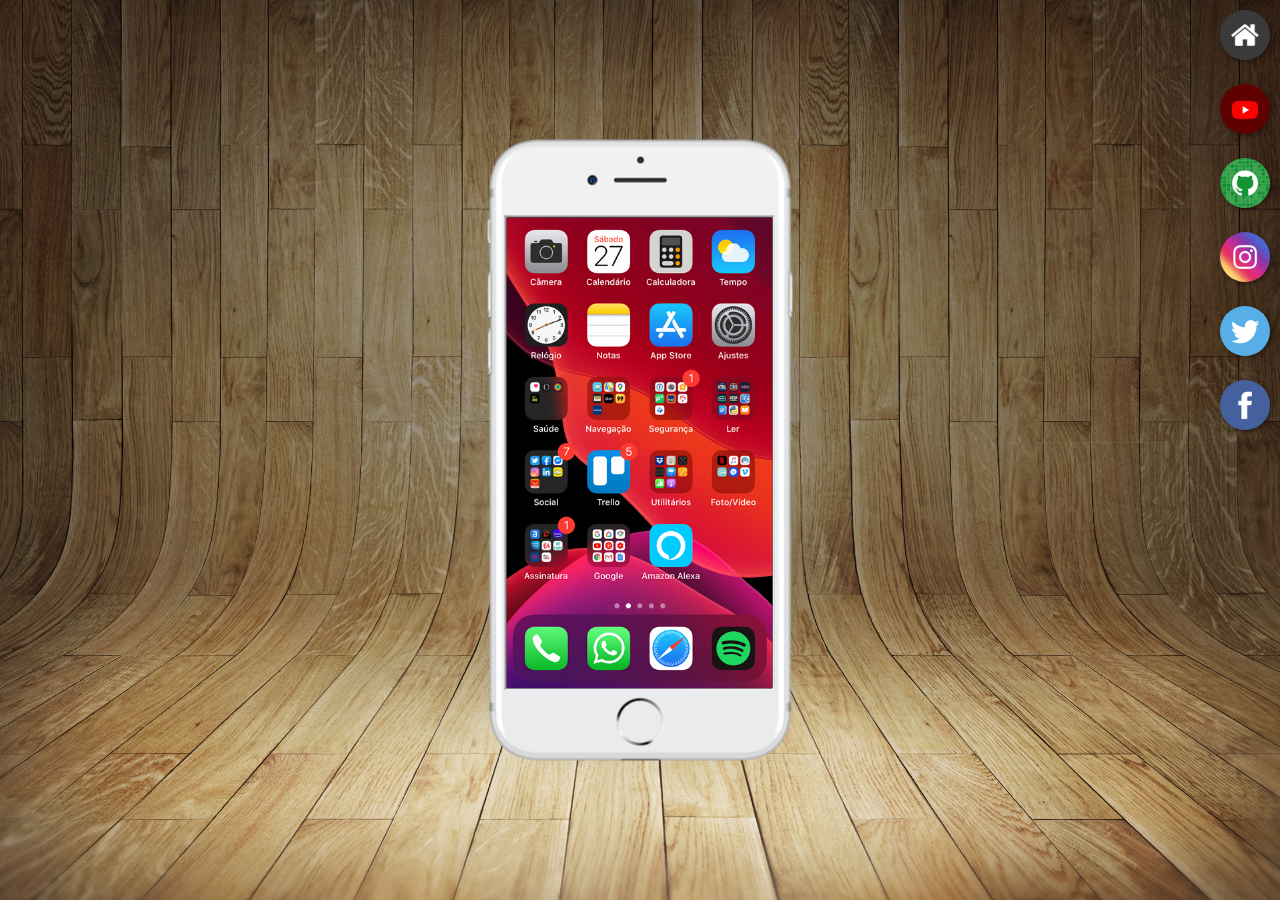
<file: index.html>
<!DOCTYPE html>
<html lang="pt-br">
<head>
    <meta charset="UTF-8">
    <meta name="viewport" content="width=device-width, initial-scale=1.0">
    <title>Projeto Redes Sociais</title>
    <link rel="shortcut icon" href="favicon.ico" type="image/x-icon">
    <link rel="stylesheet" href="estilos/style.css">
</head>
<body>
    <main>
        <section id="telefone">
            <iframe src="home.html" name="tela" id="tela">Seu navegador não é compativél com esse conteúdo. </iframe>
        </section>

        <section id="redes-sociais">
            <a href="home.html" target="tela"><img src="imagens/logo-home.jpg" alt="home"></a><br>
            <a href="youtube.html" target="tela"><img src="imagens/logo-youtube.jpg" alt="youtube"></a><br>
            <a href="github.html" target="tela"><img src="imagens/logo-github.jpg" alt="giyhub"></a><br>
            <a href="instagran.html" target="tela"><img src="imagens/logo-instagram.jpg" alt="instagran"></a><br>
            <a href="twiter.html" target="tela"><img src="imagens/logo-twitter.jpg" alt="twiter"></a><br>
            <a href="facebook.html" target="tela"><img src="imagens/logo-facebook.jpg" alt="facebook"></a>
        </section>
    </main>
</body>
</html>
</file>
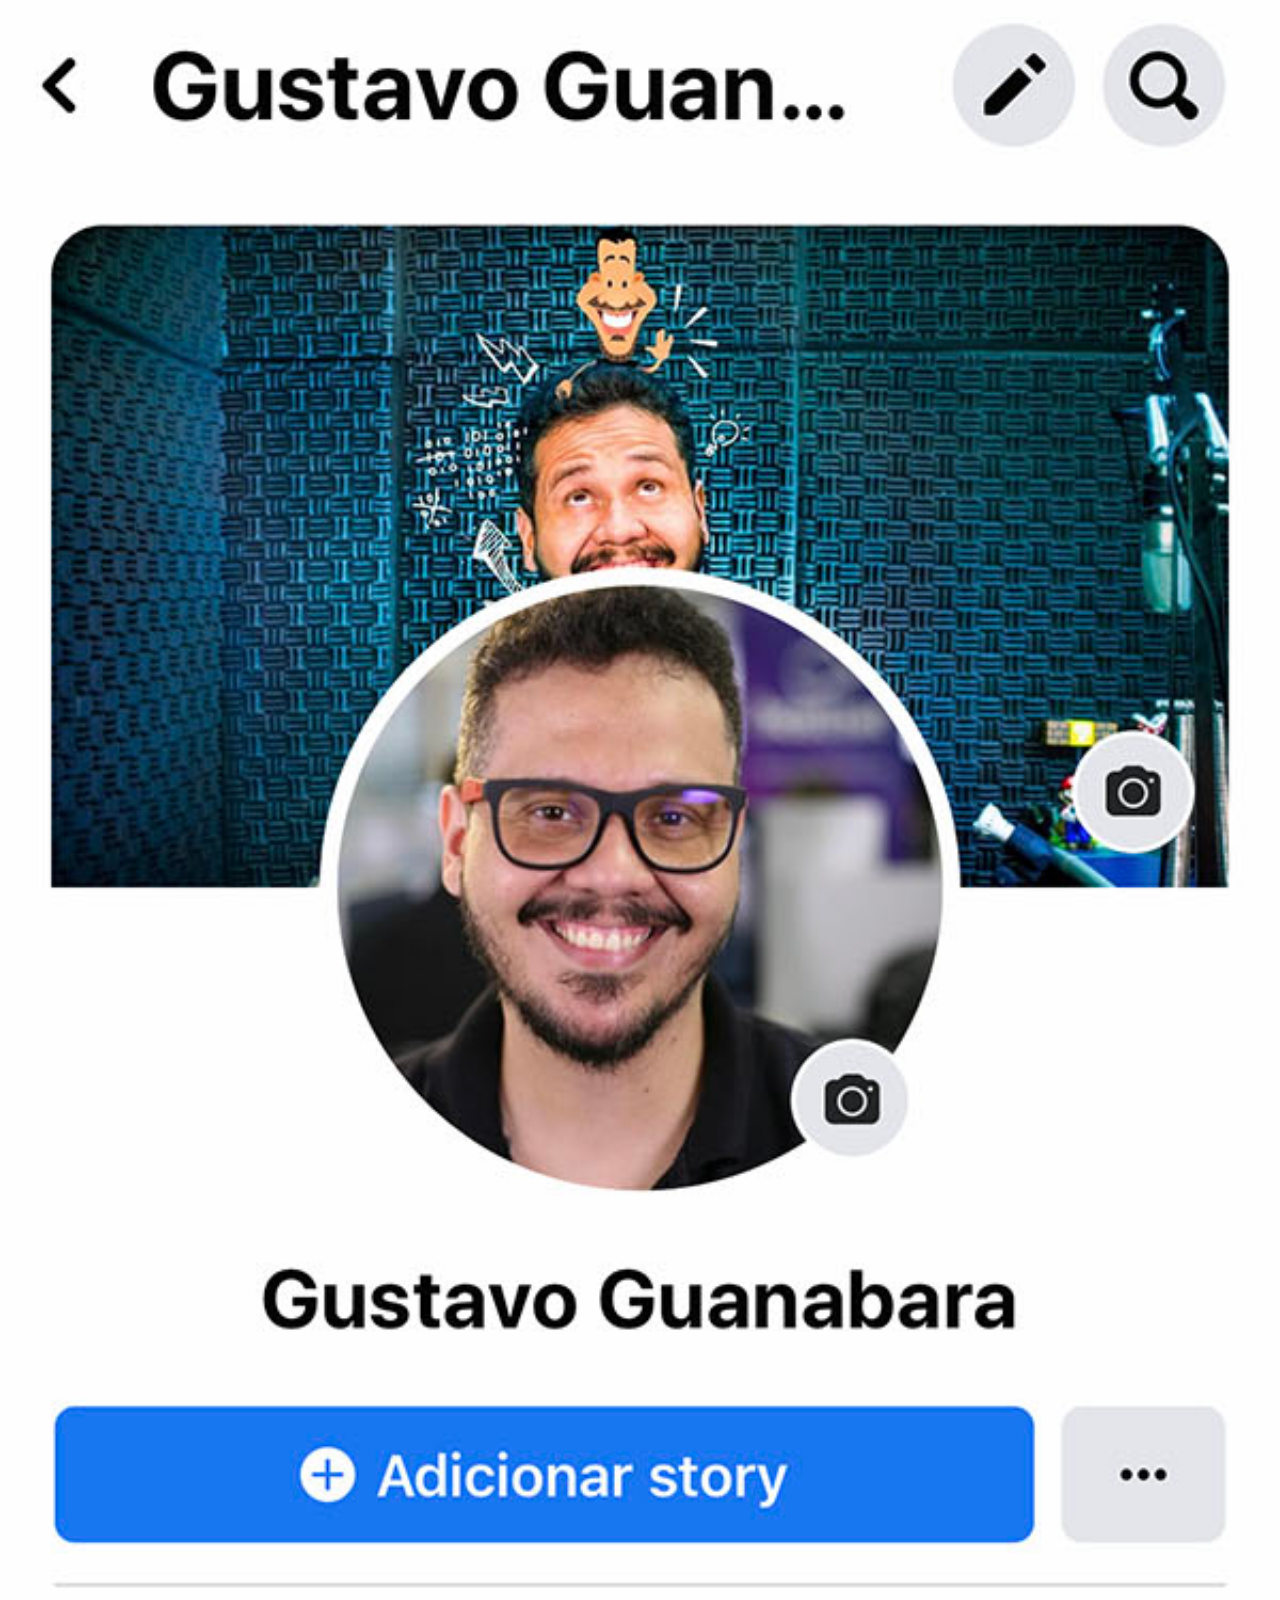
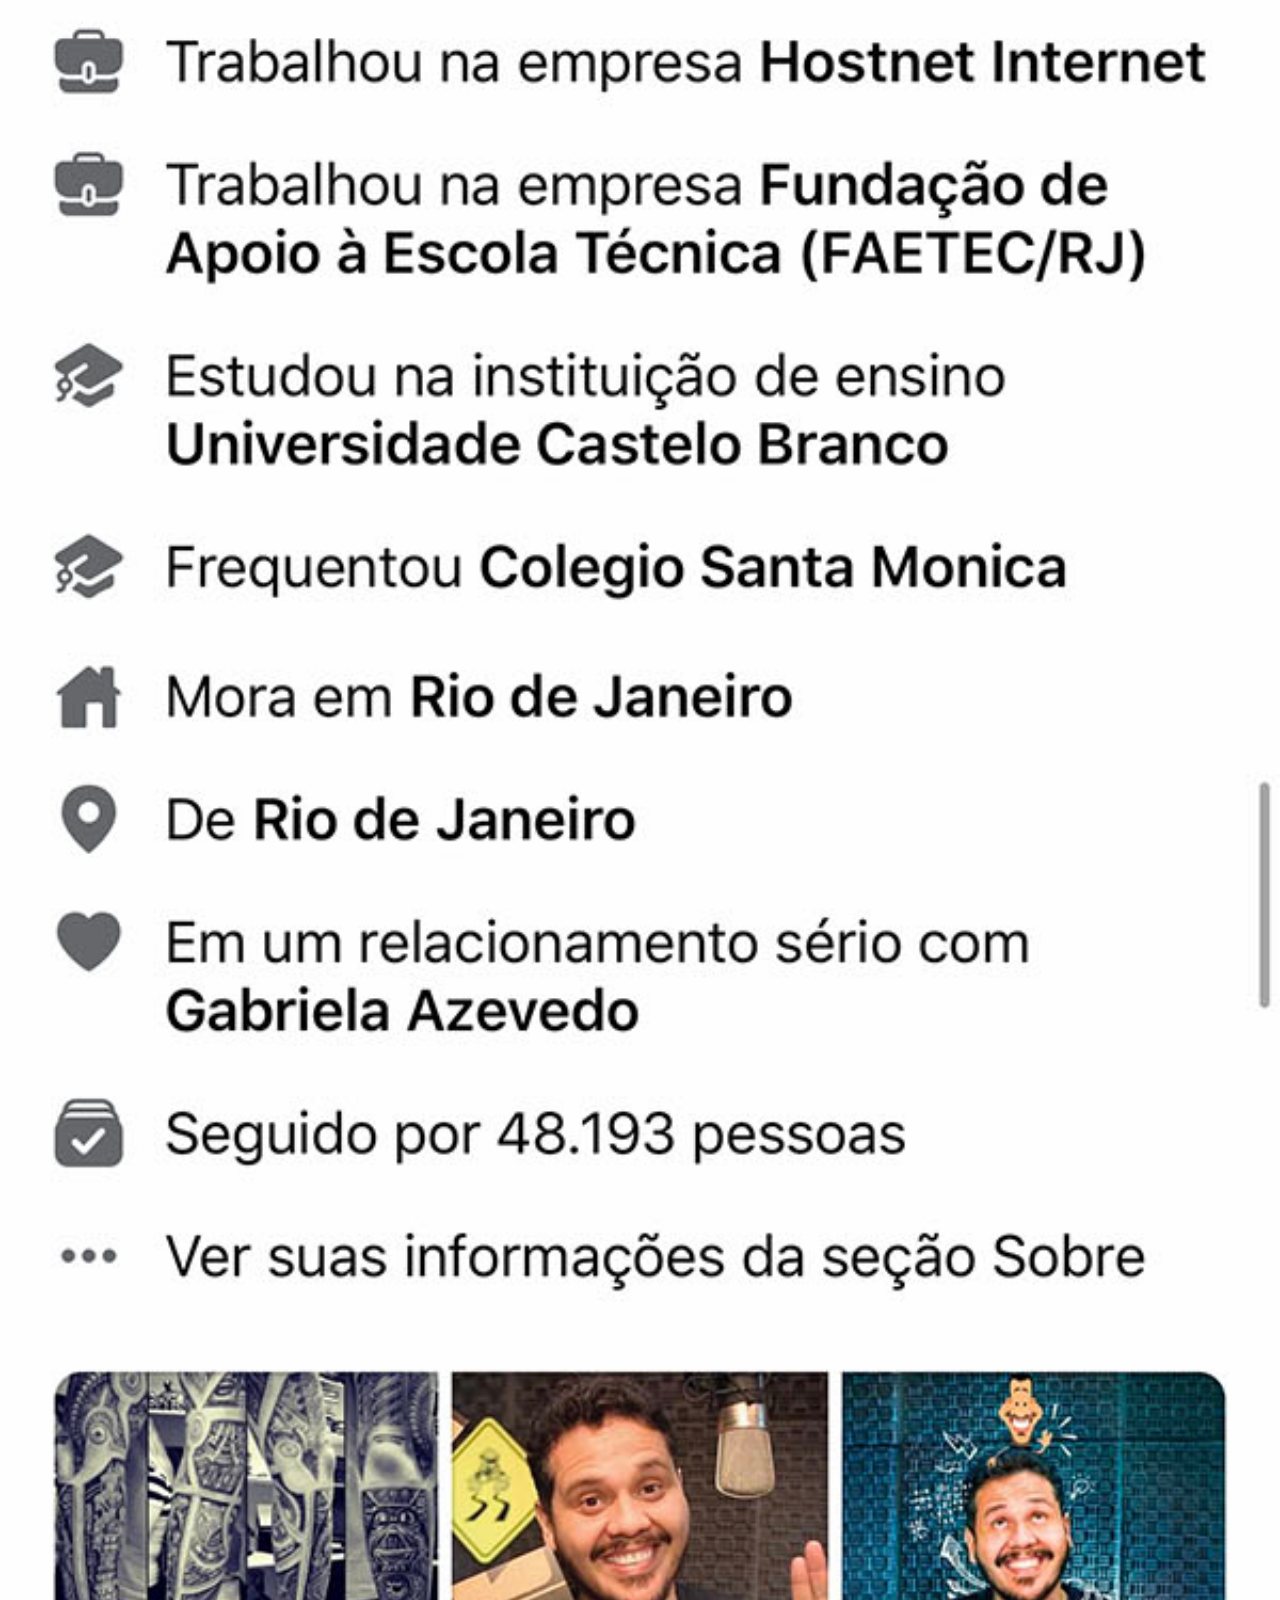
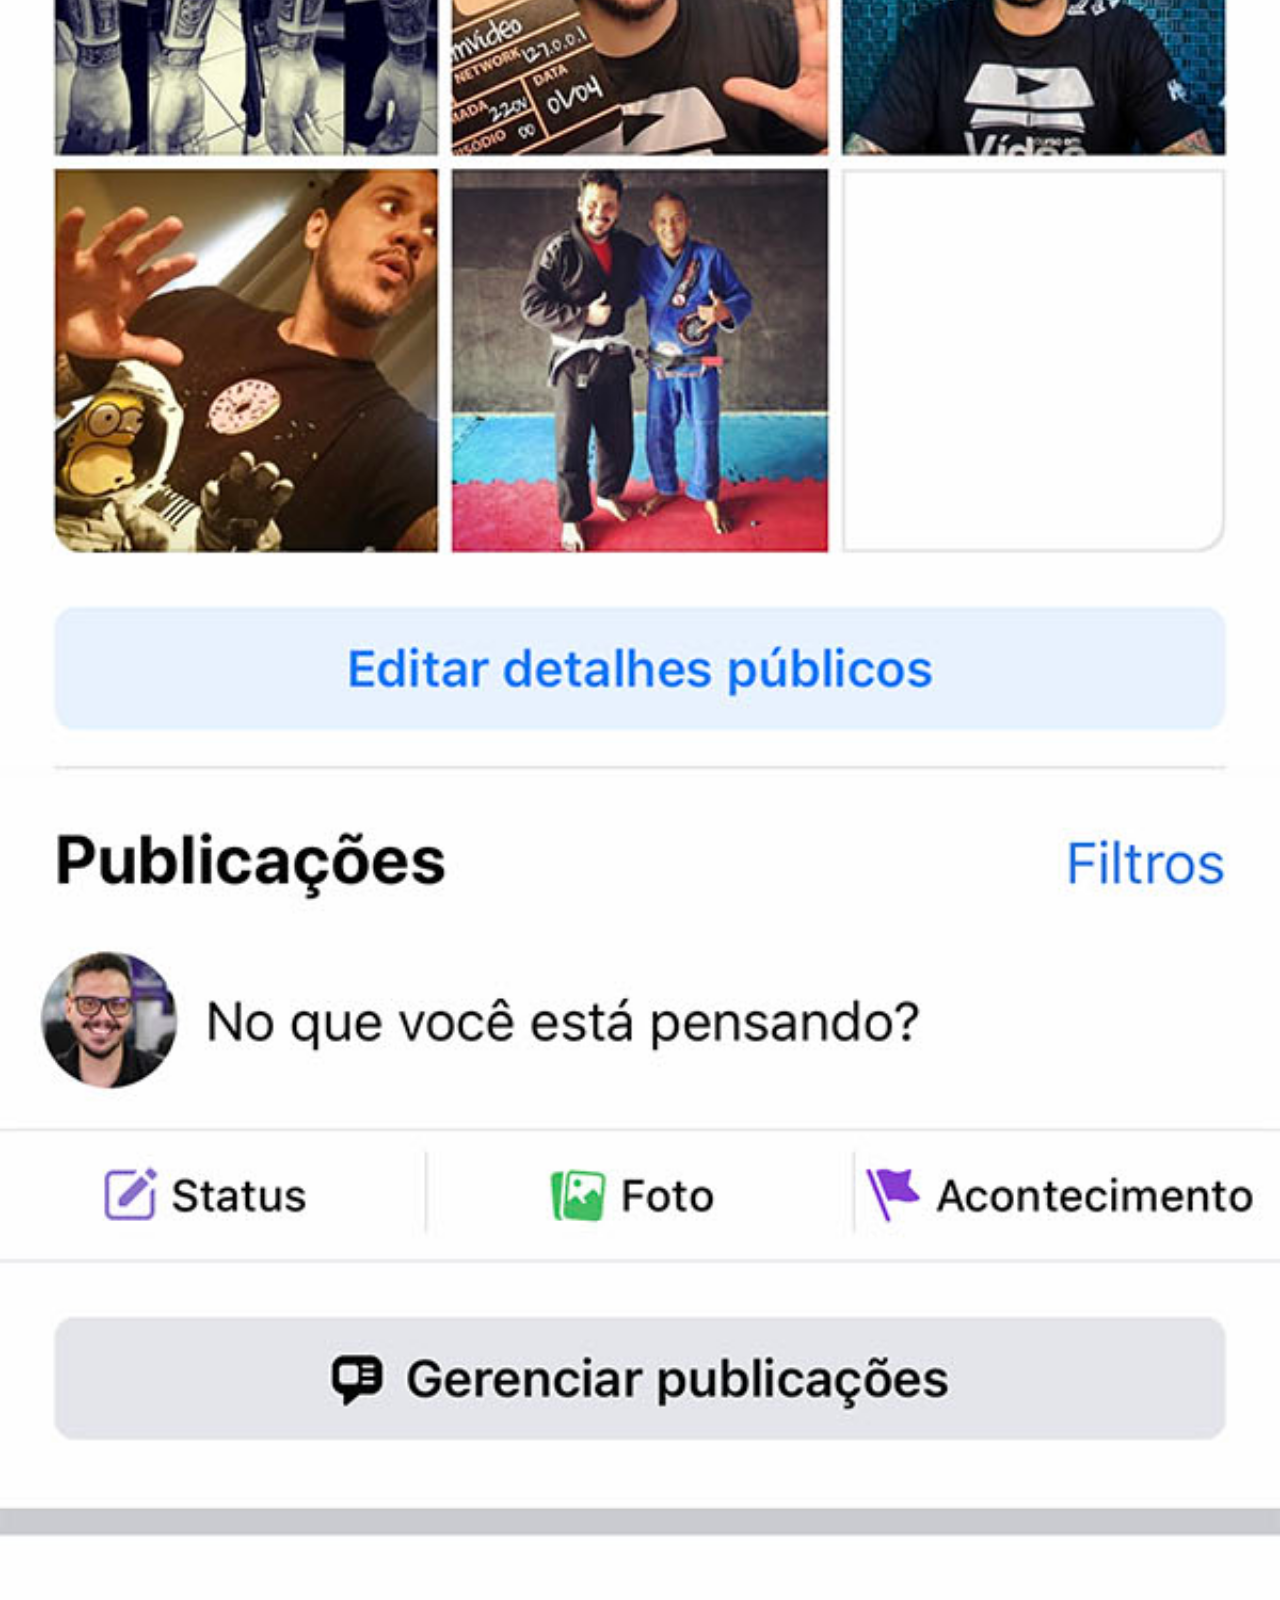
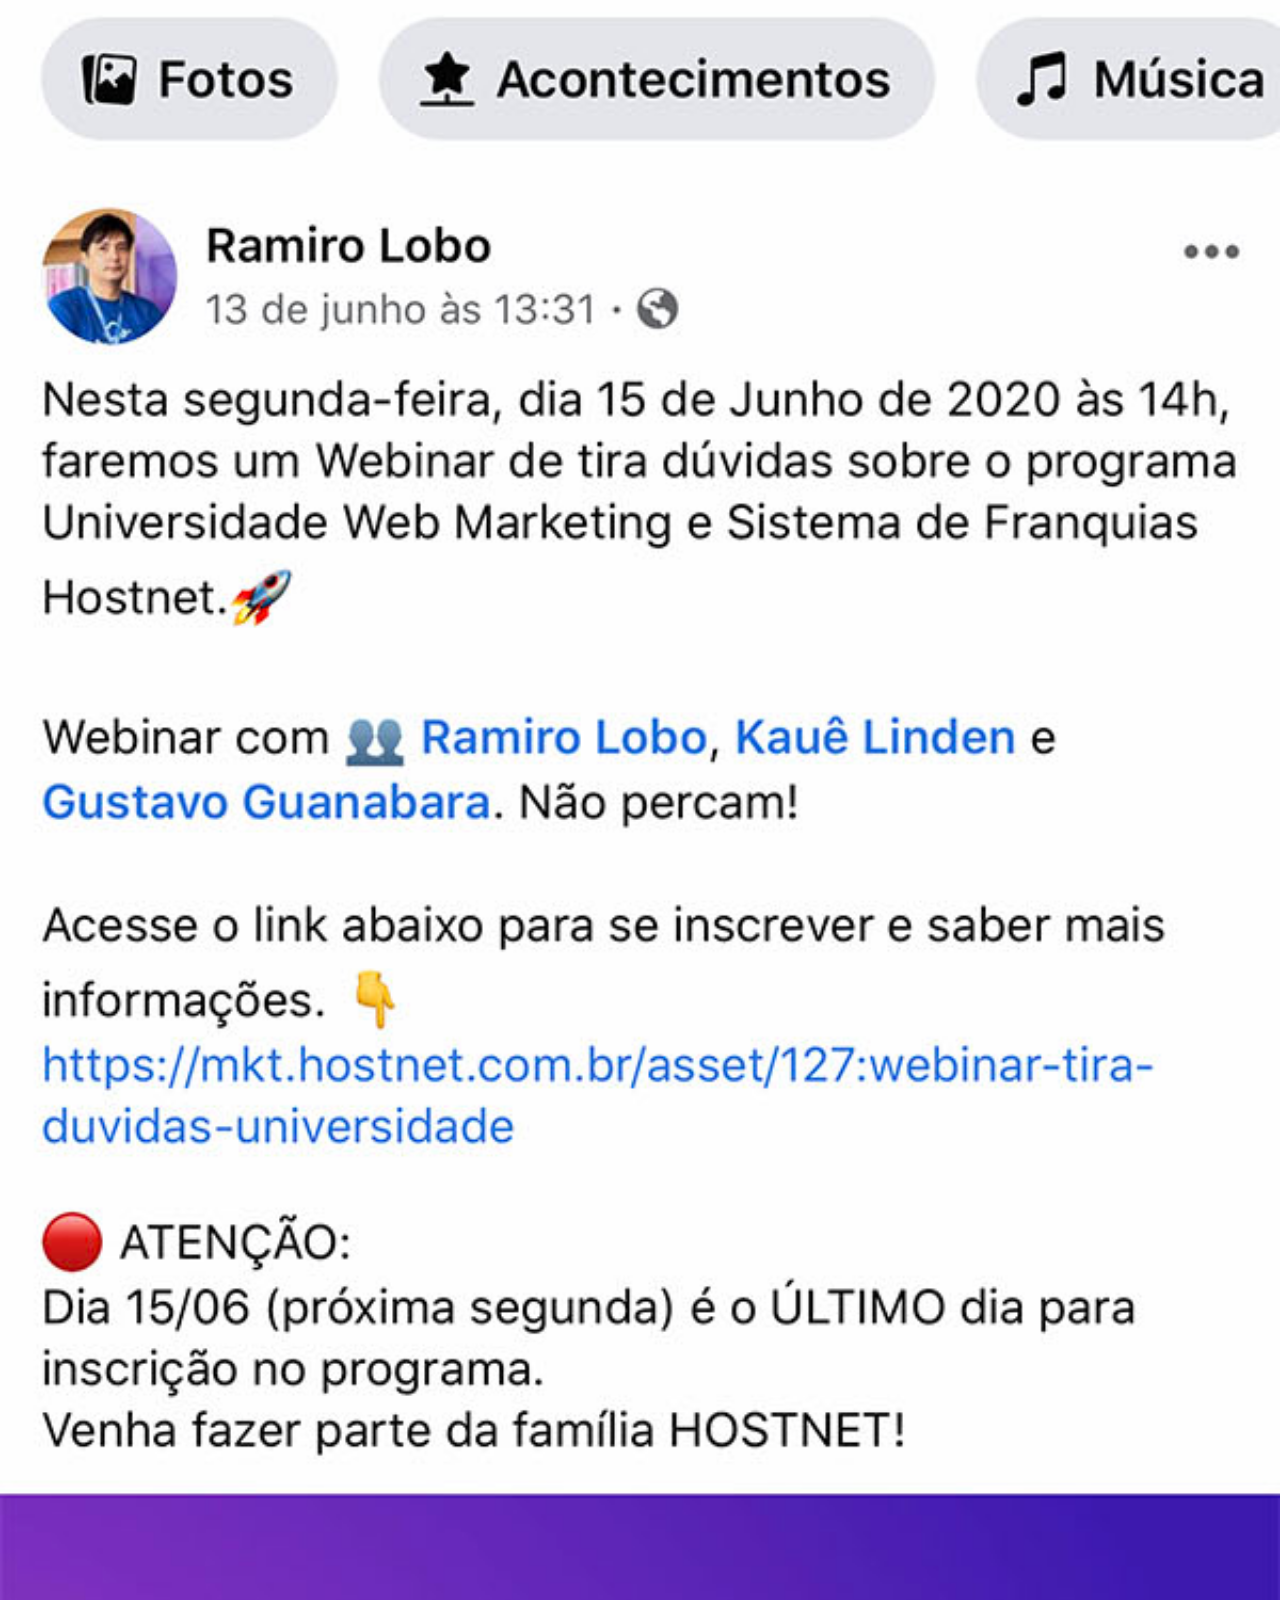
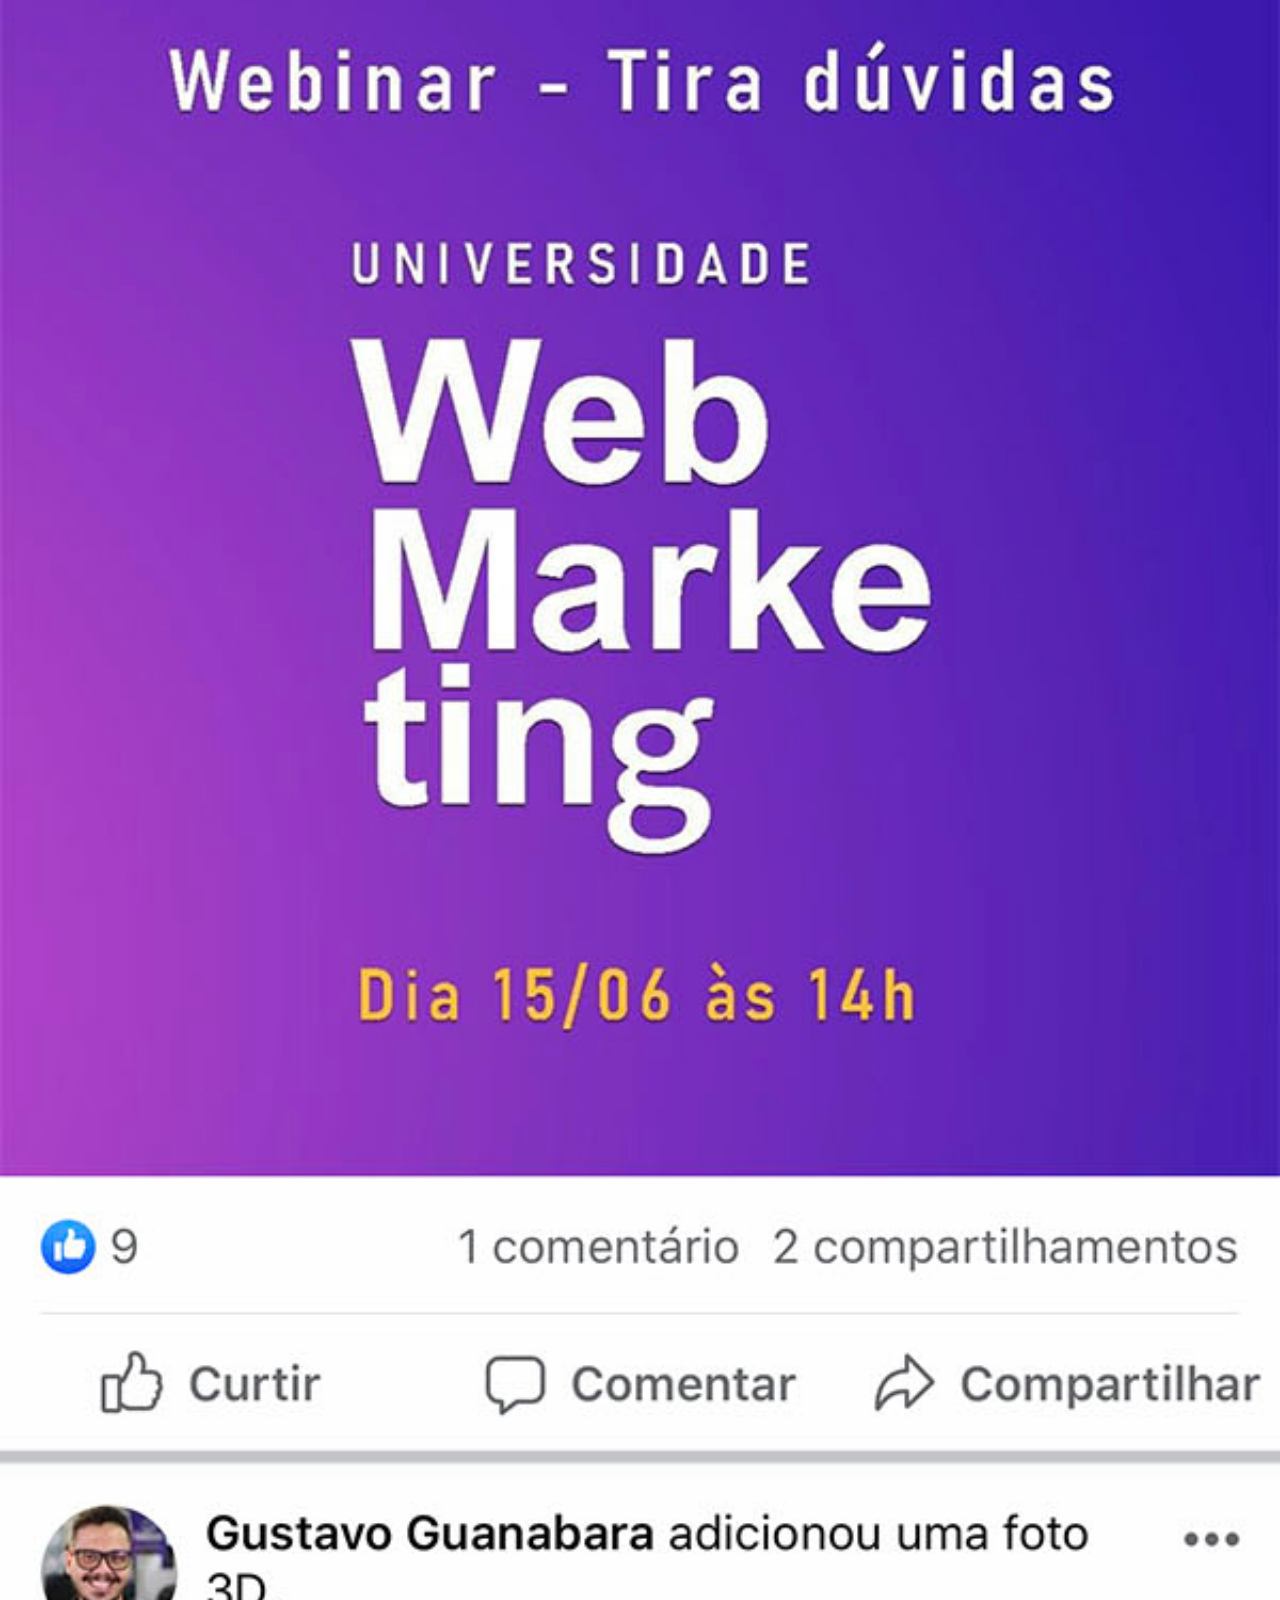
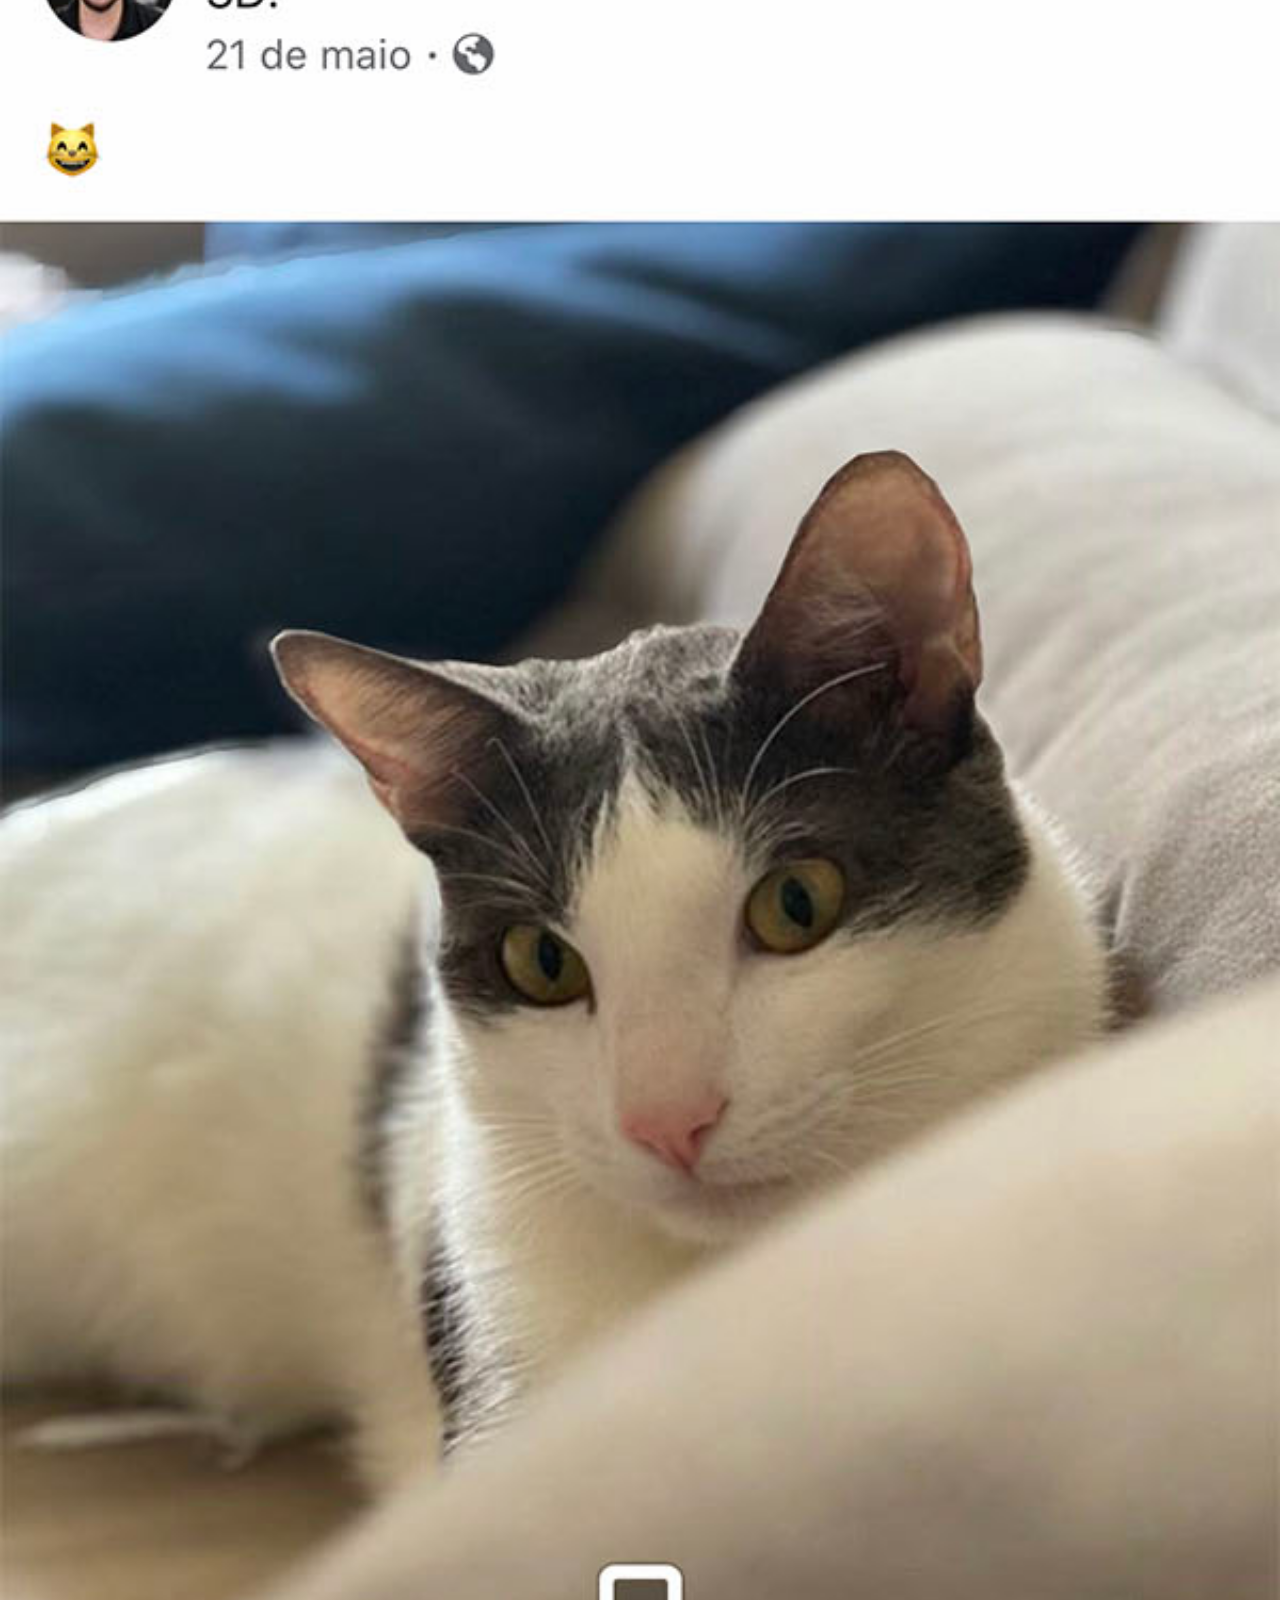
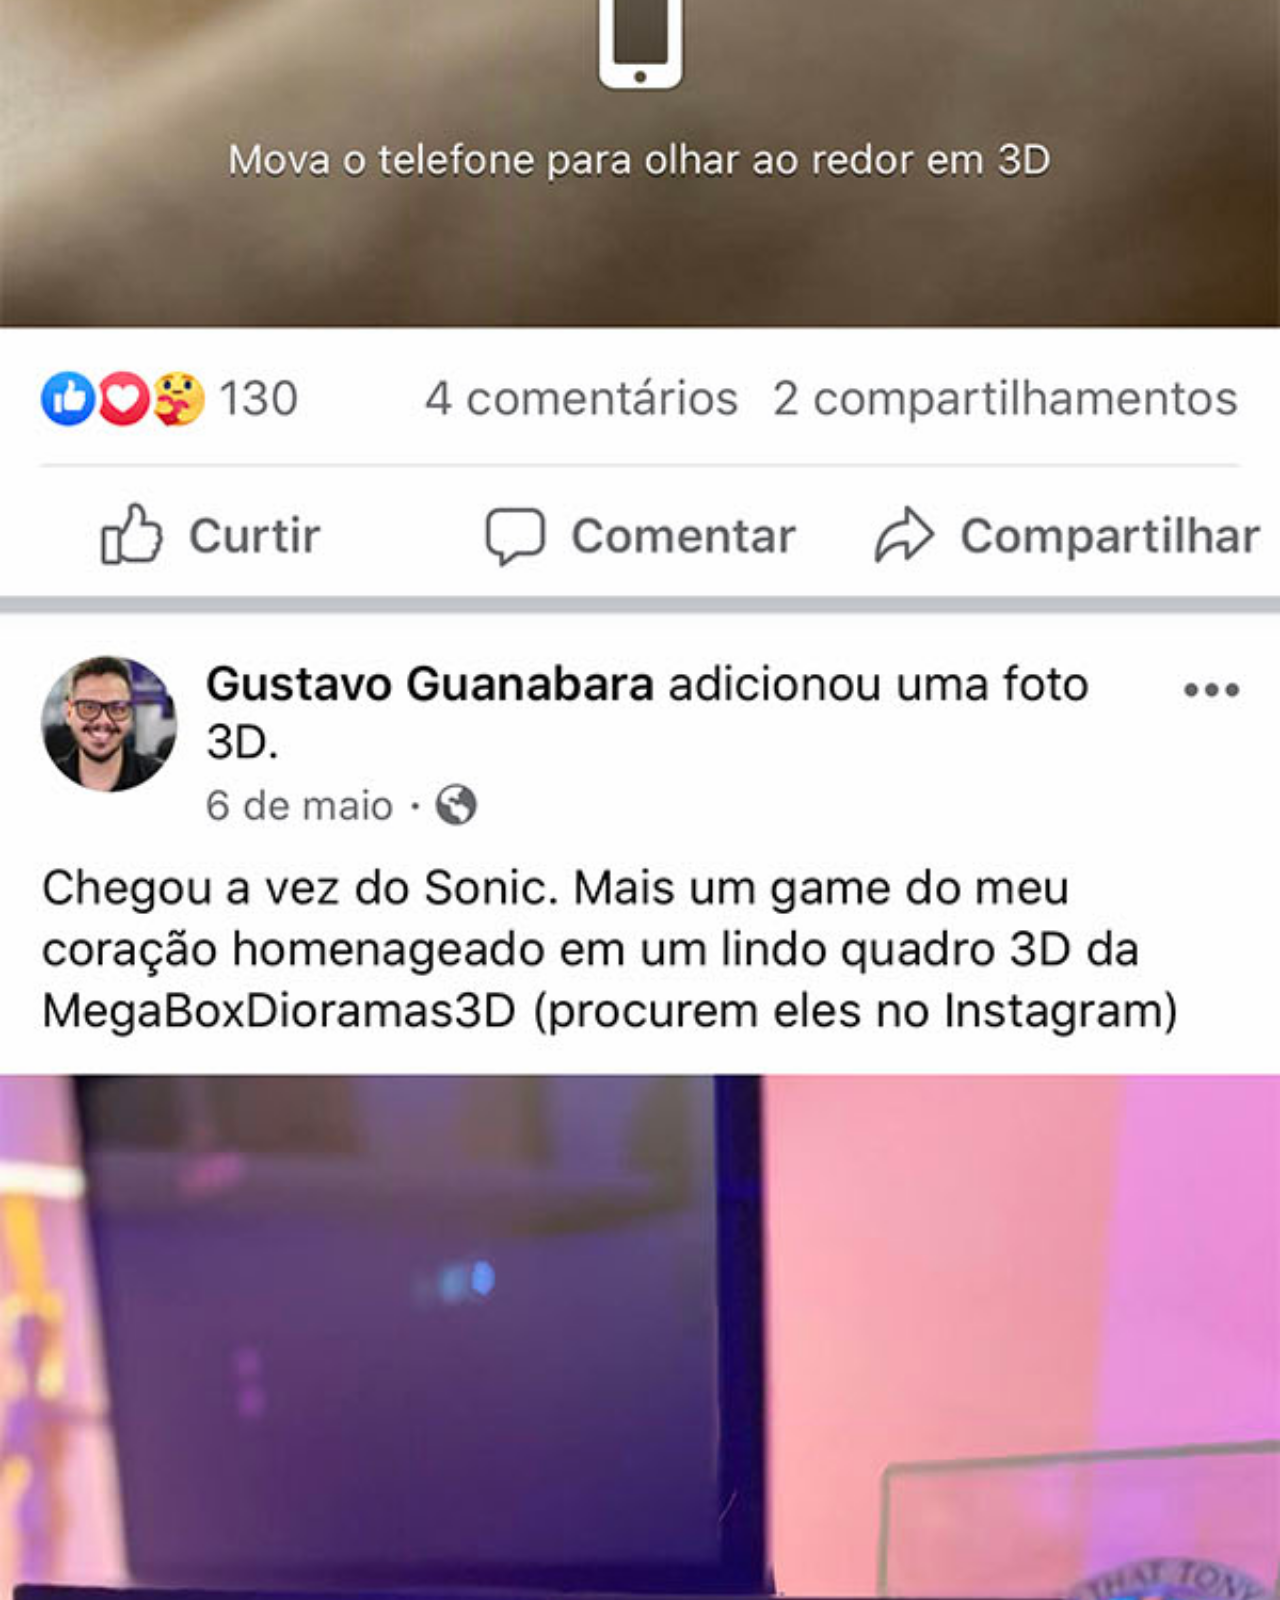
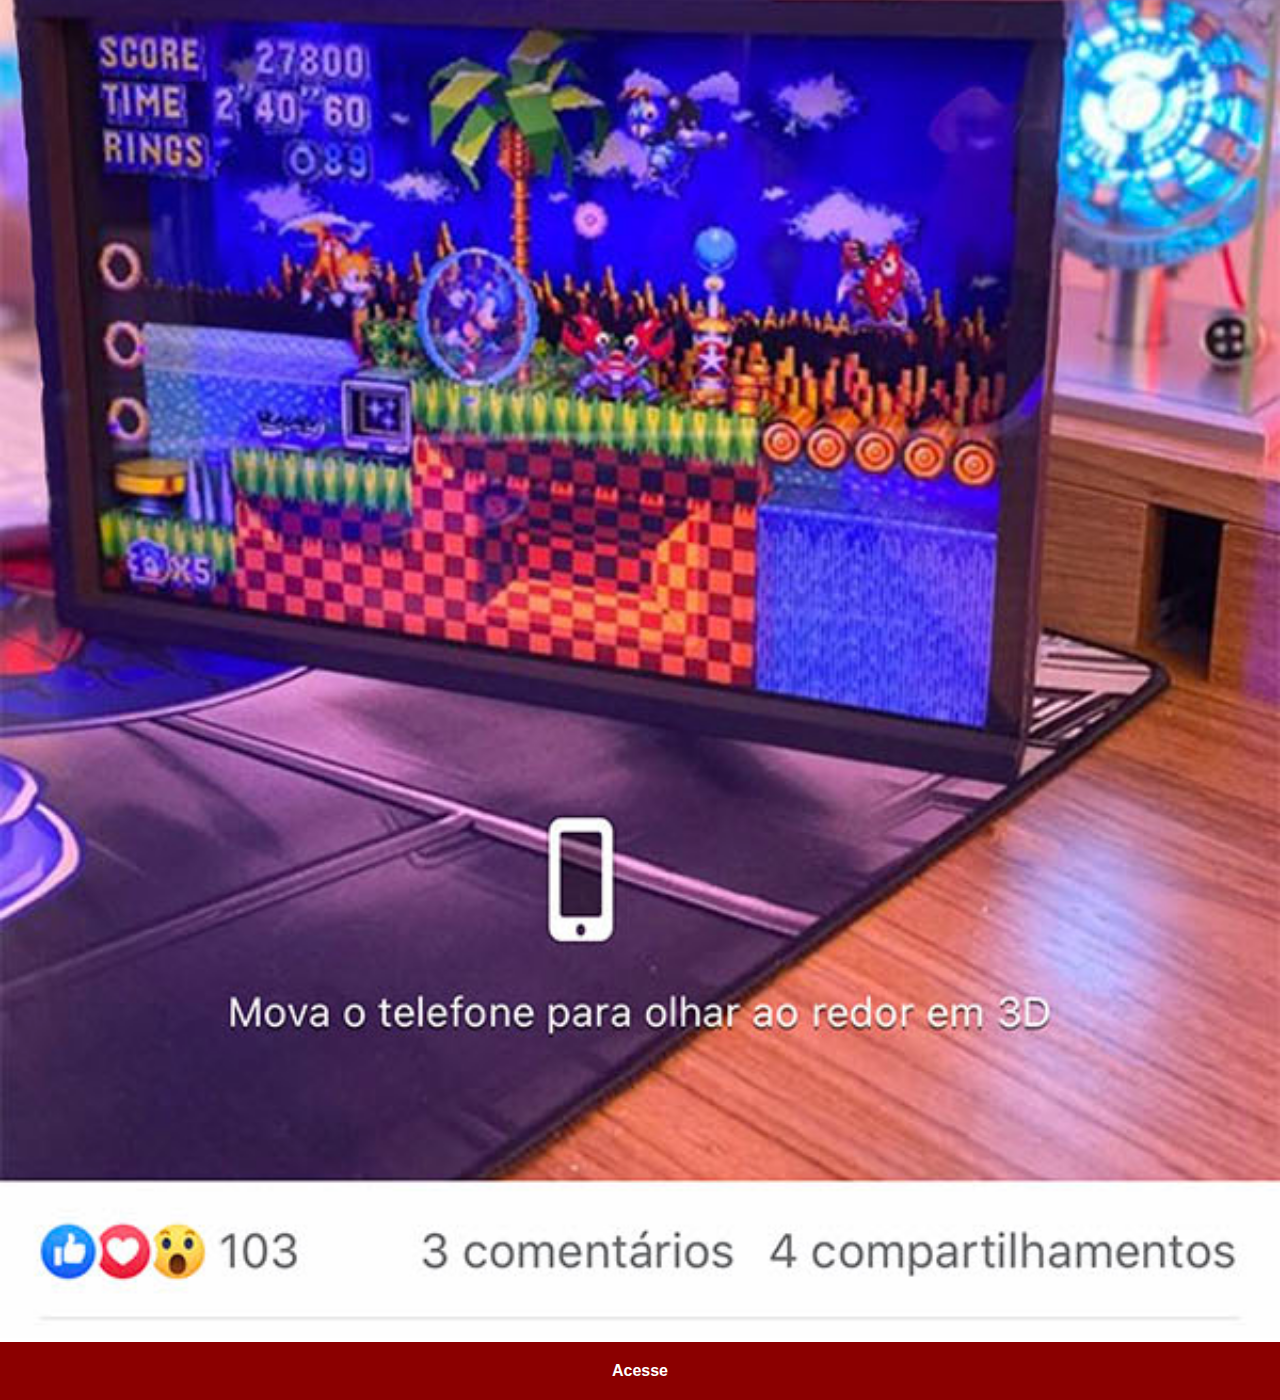
<file: facebook.html>
<!DOCTYPE html>
<html lang="pt-br">
<head>
    <meta charset="UTF-8">
    <meta name="viewport" content="width=device-width, initial-scale=1.0">
    <title>Facebook</title>
    <link rel="stylesheet" href="estilos/social.css">
   
</head>
<body>
    <img src="imagens/tela-facebook.jpg" alt="facebook">
    <a href="#" target="_blank">Acesse</a>
</body>
</html>
</file>
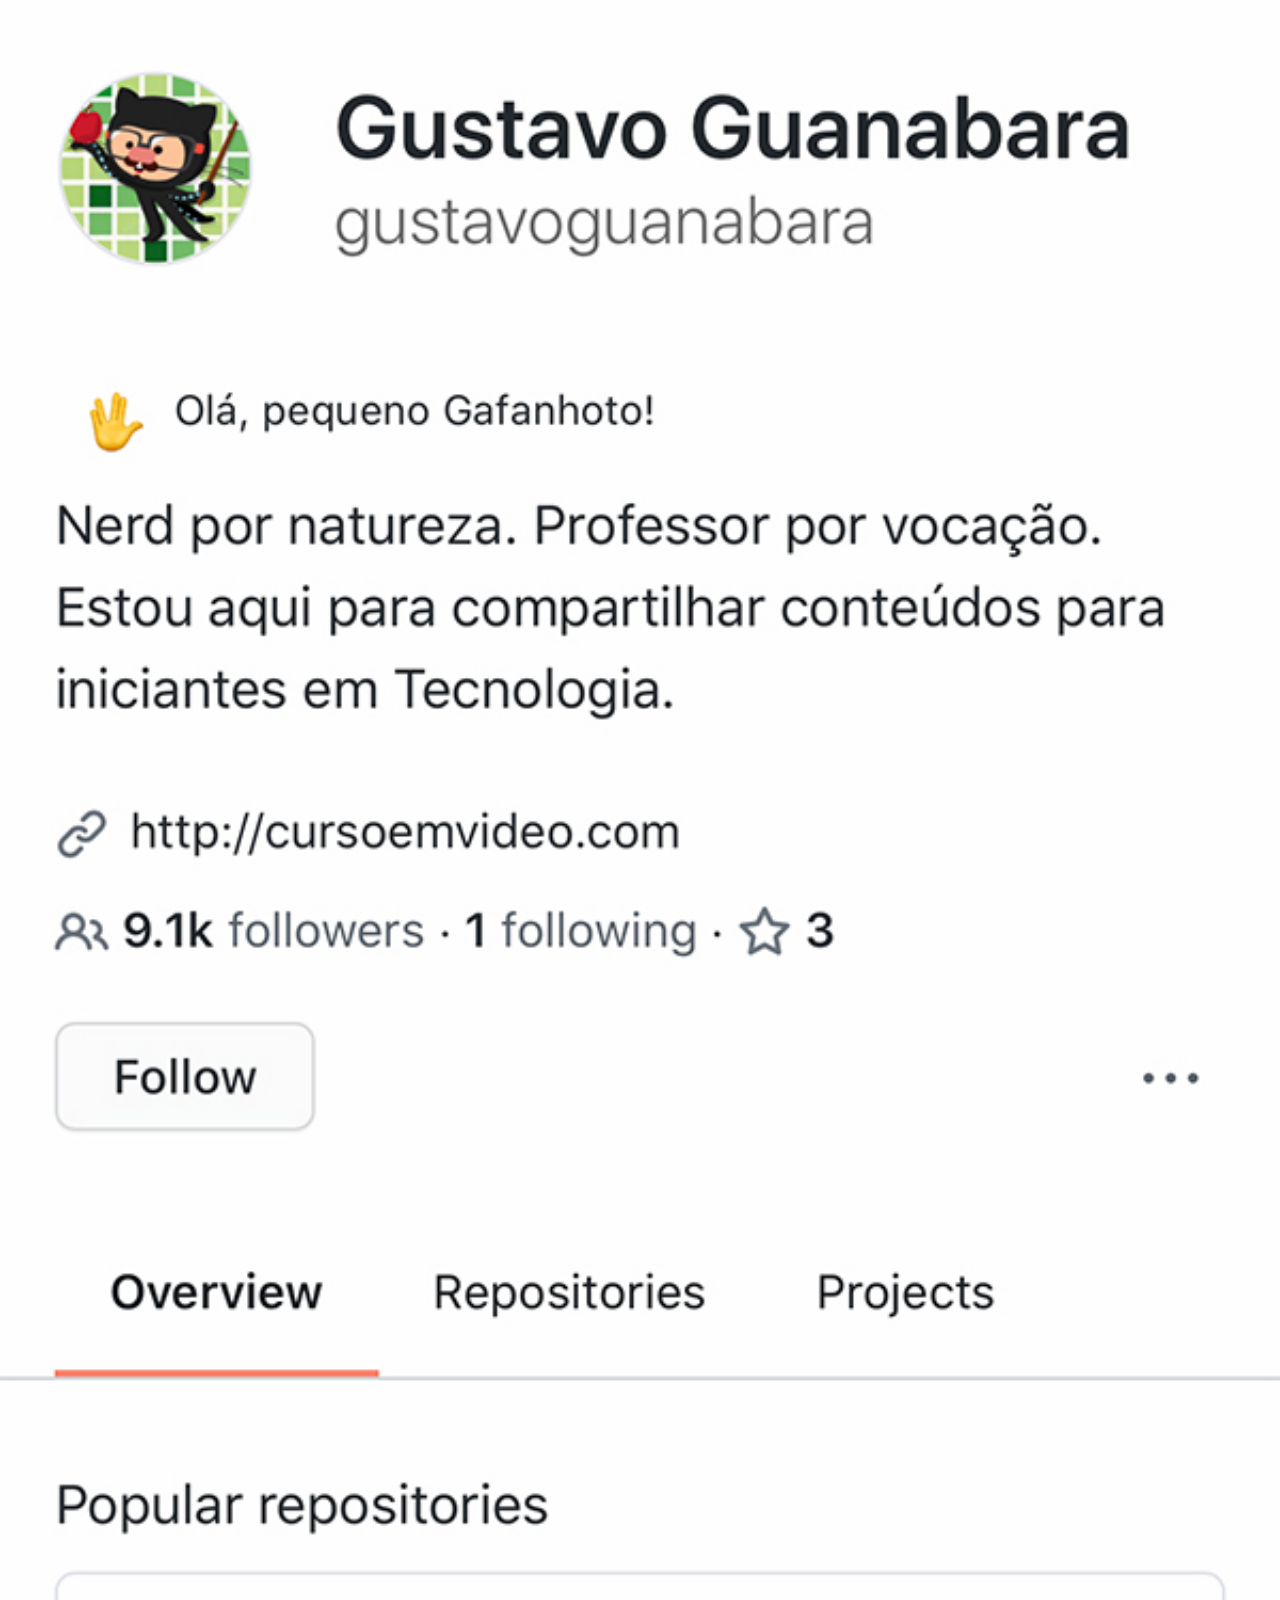
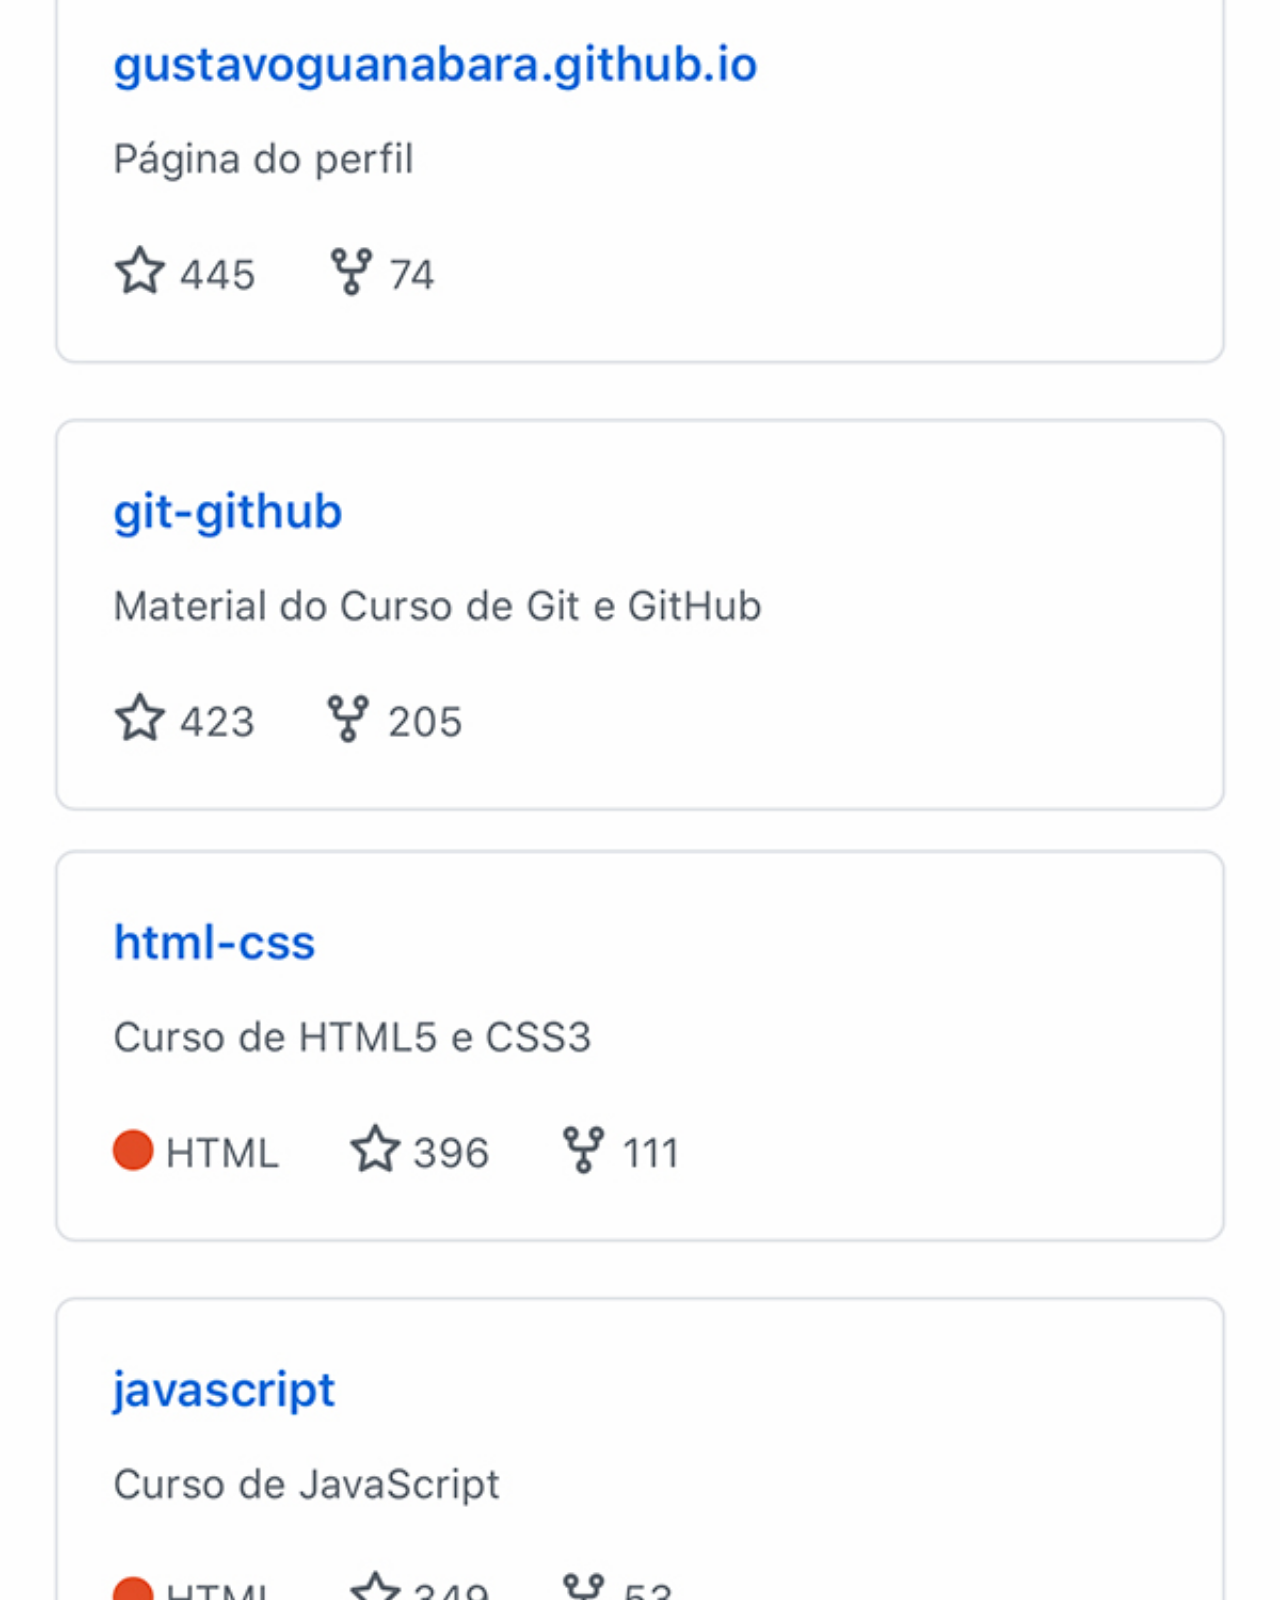
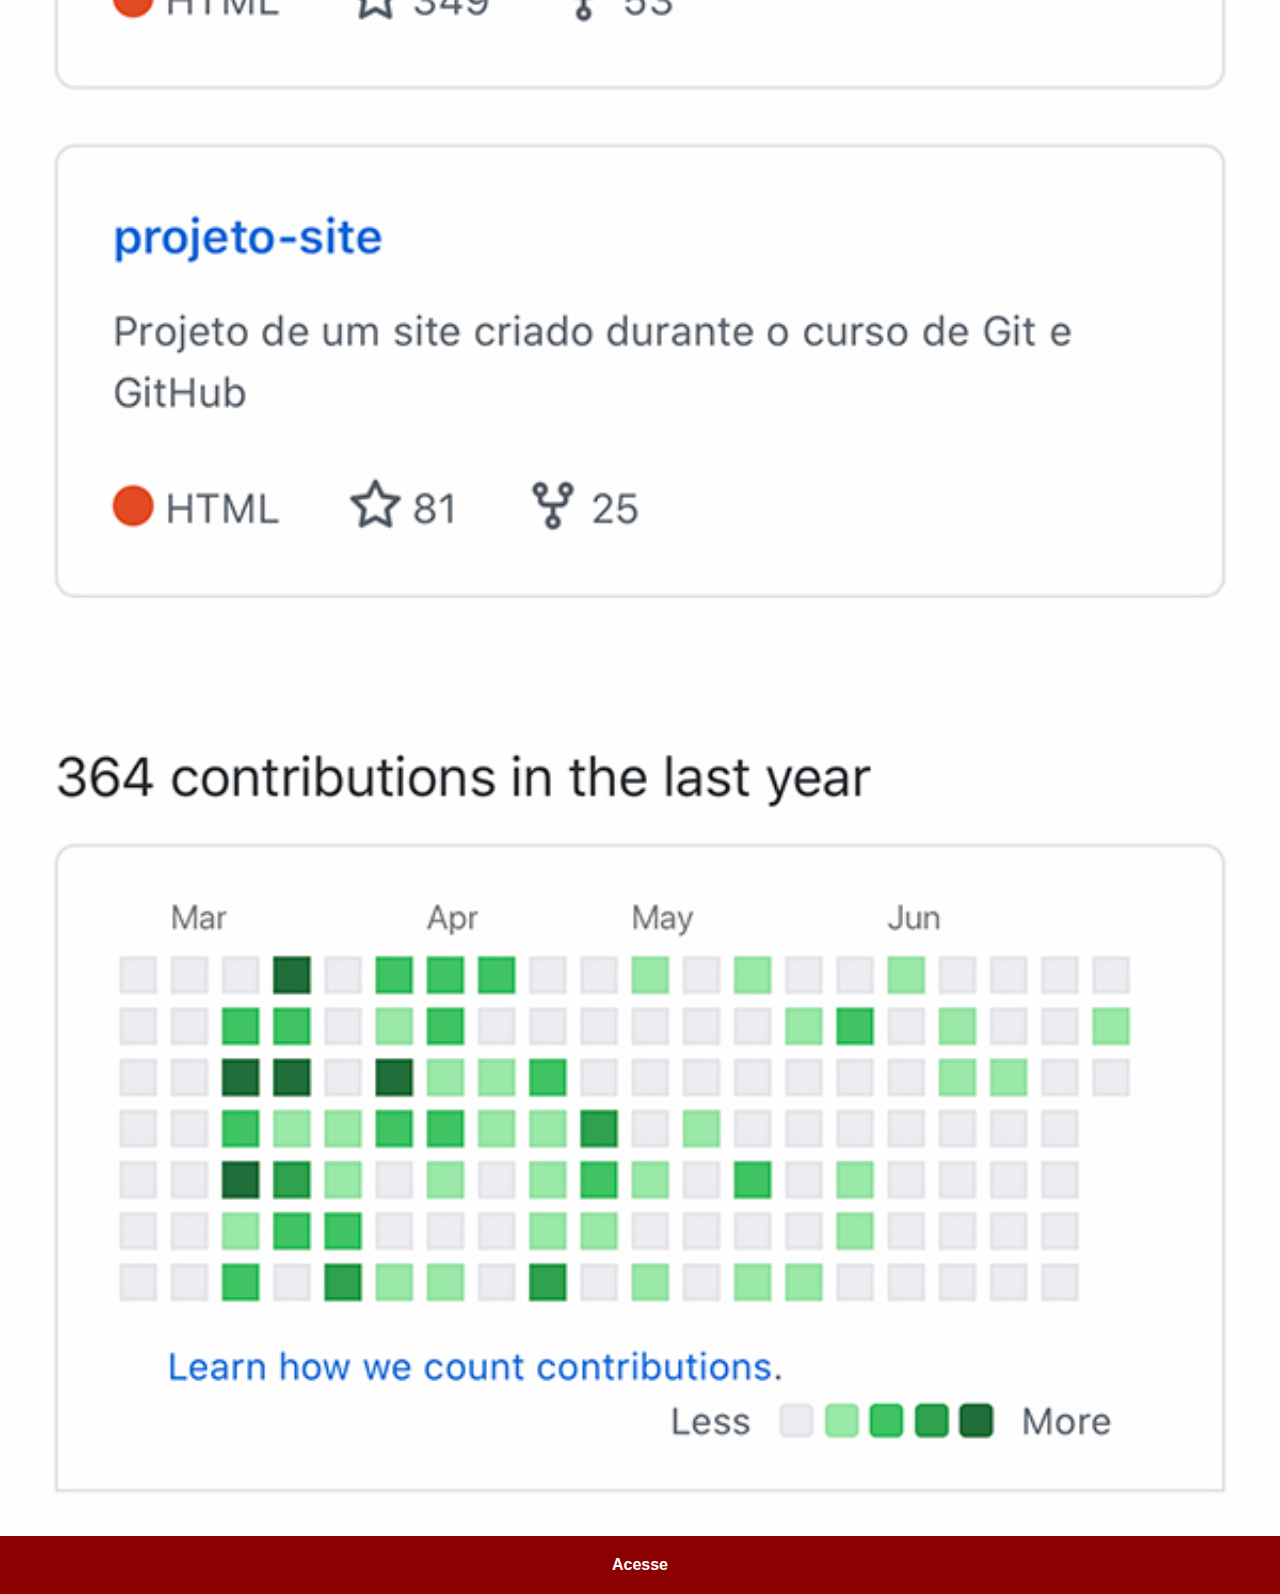
<file: github.html>
<!DOCTYPE html>
<html lang="pt-br">
<head>
    <meta charset="UTF-8">
    <meta name="viewport" content="width=device-width, initial-scale=1.0">
    <title>GitHub</title>
    <link rel="stylesheet" href="estilos/social.css">
   
</head>
<body>
    <img src="imagens/tela-github.jpg" alt="github">
    <a href="https://github.com/gustavoguanabara" target="_blank">Acesse</a>
</body>
</html>
</file>
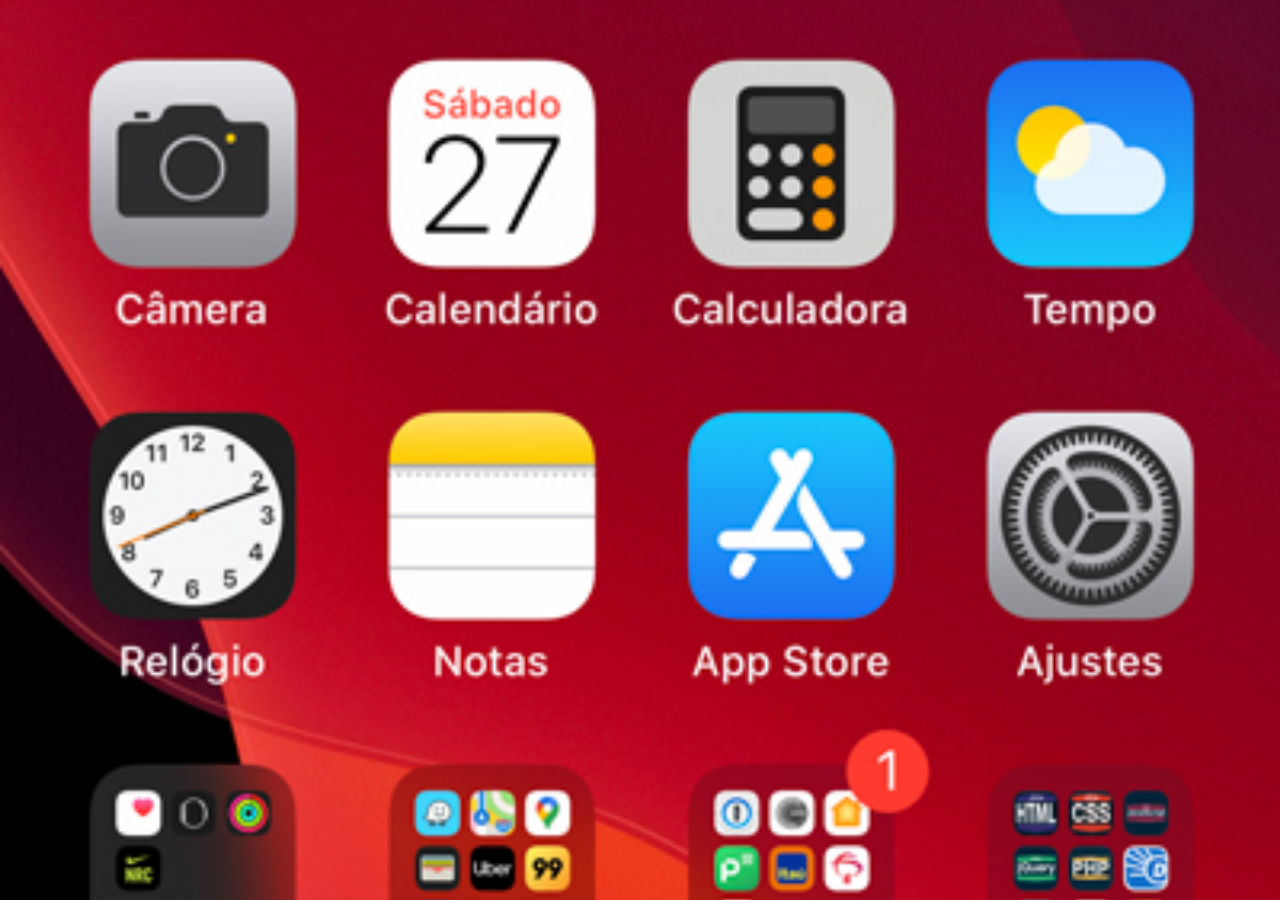
<file: home.html>
<!DOCTYPE html>
<html lang="pt-br">
<head>
    <meta charset="UTF-8">
    <meta name="viewport" content="width=device-width, initial-scale=1.0">
    <title>Home</title>
    <style>
        * {
            margin: 0;
            padding: 0;
        }

        body {
            width: 100vw;
            height: 100vh;
            background: black url('imagens/tela-home.jpg') no-repeat top center;
            background-size: cover;
        }
    </style>
</head>
<body>
    
</body>
</html>
</file>
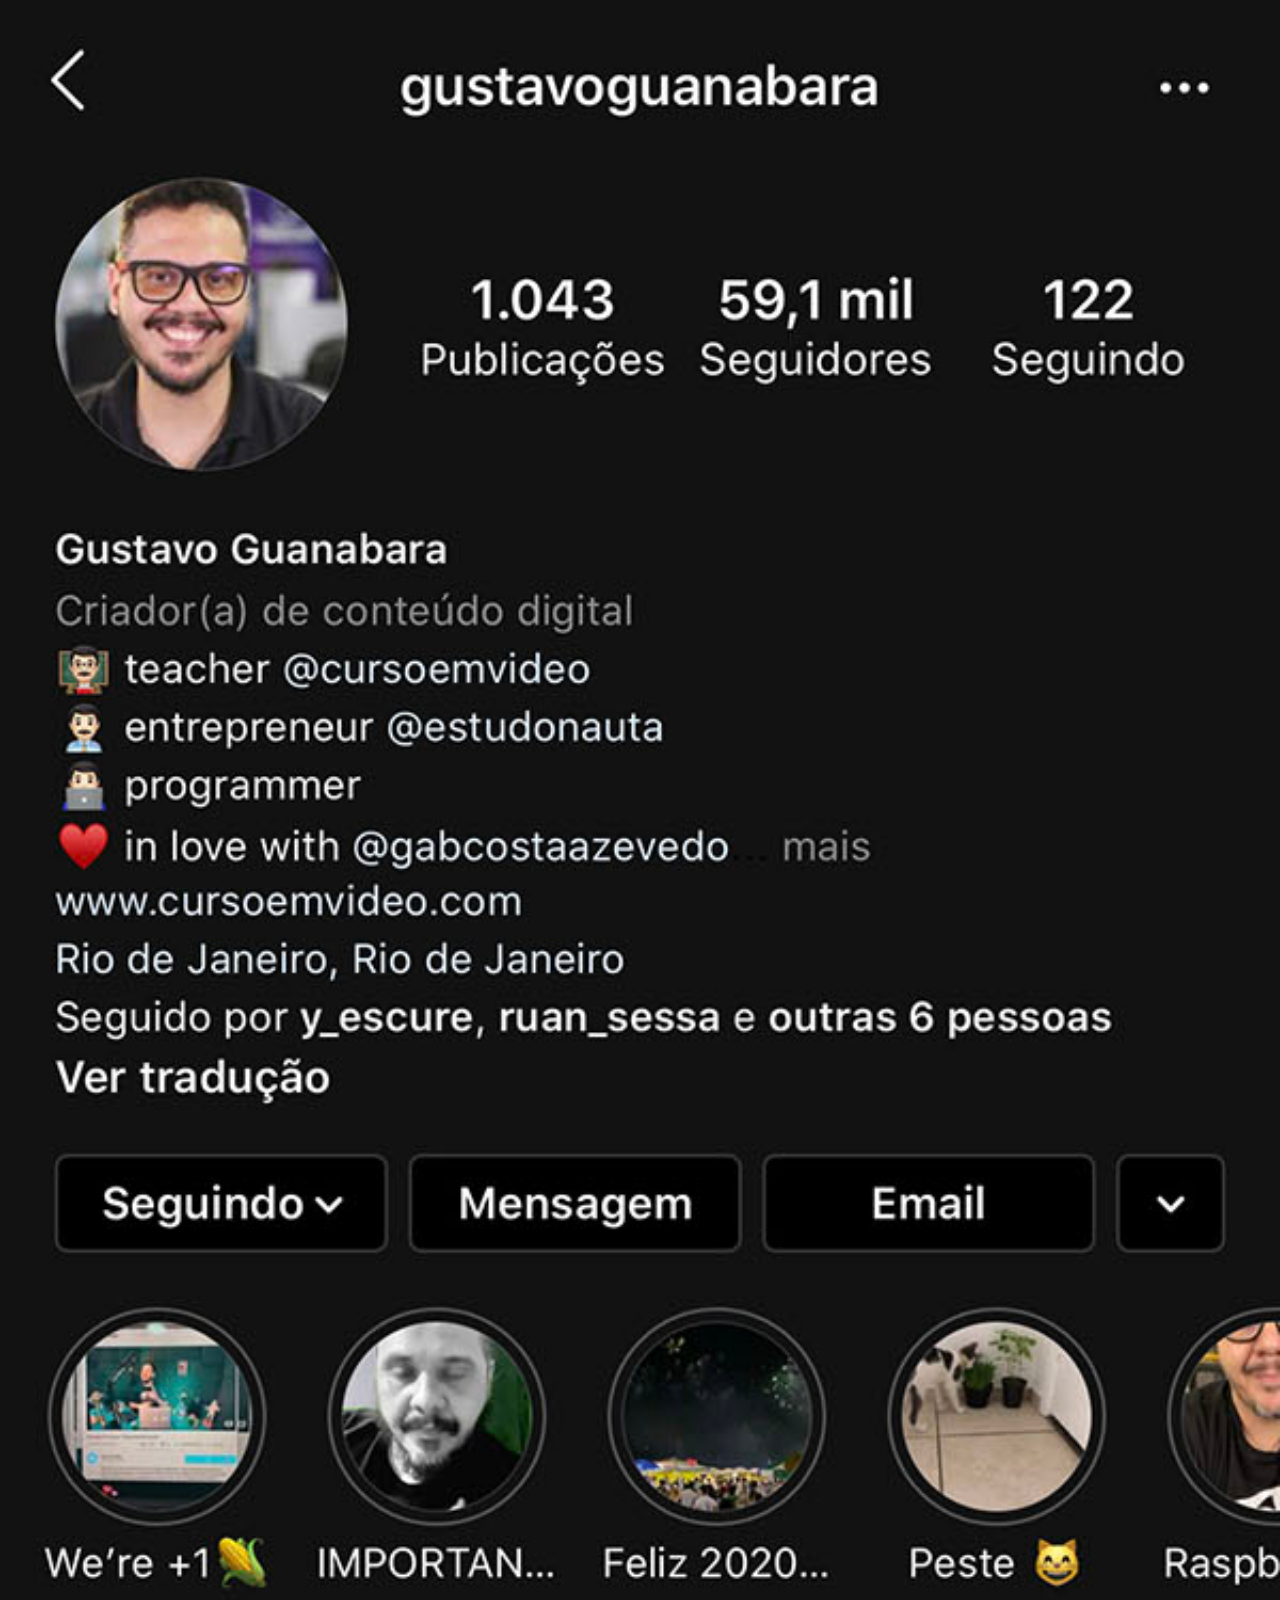
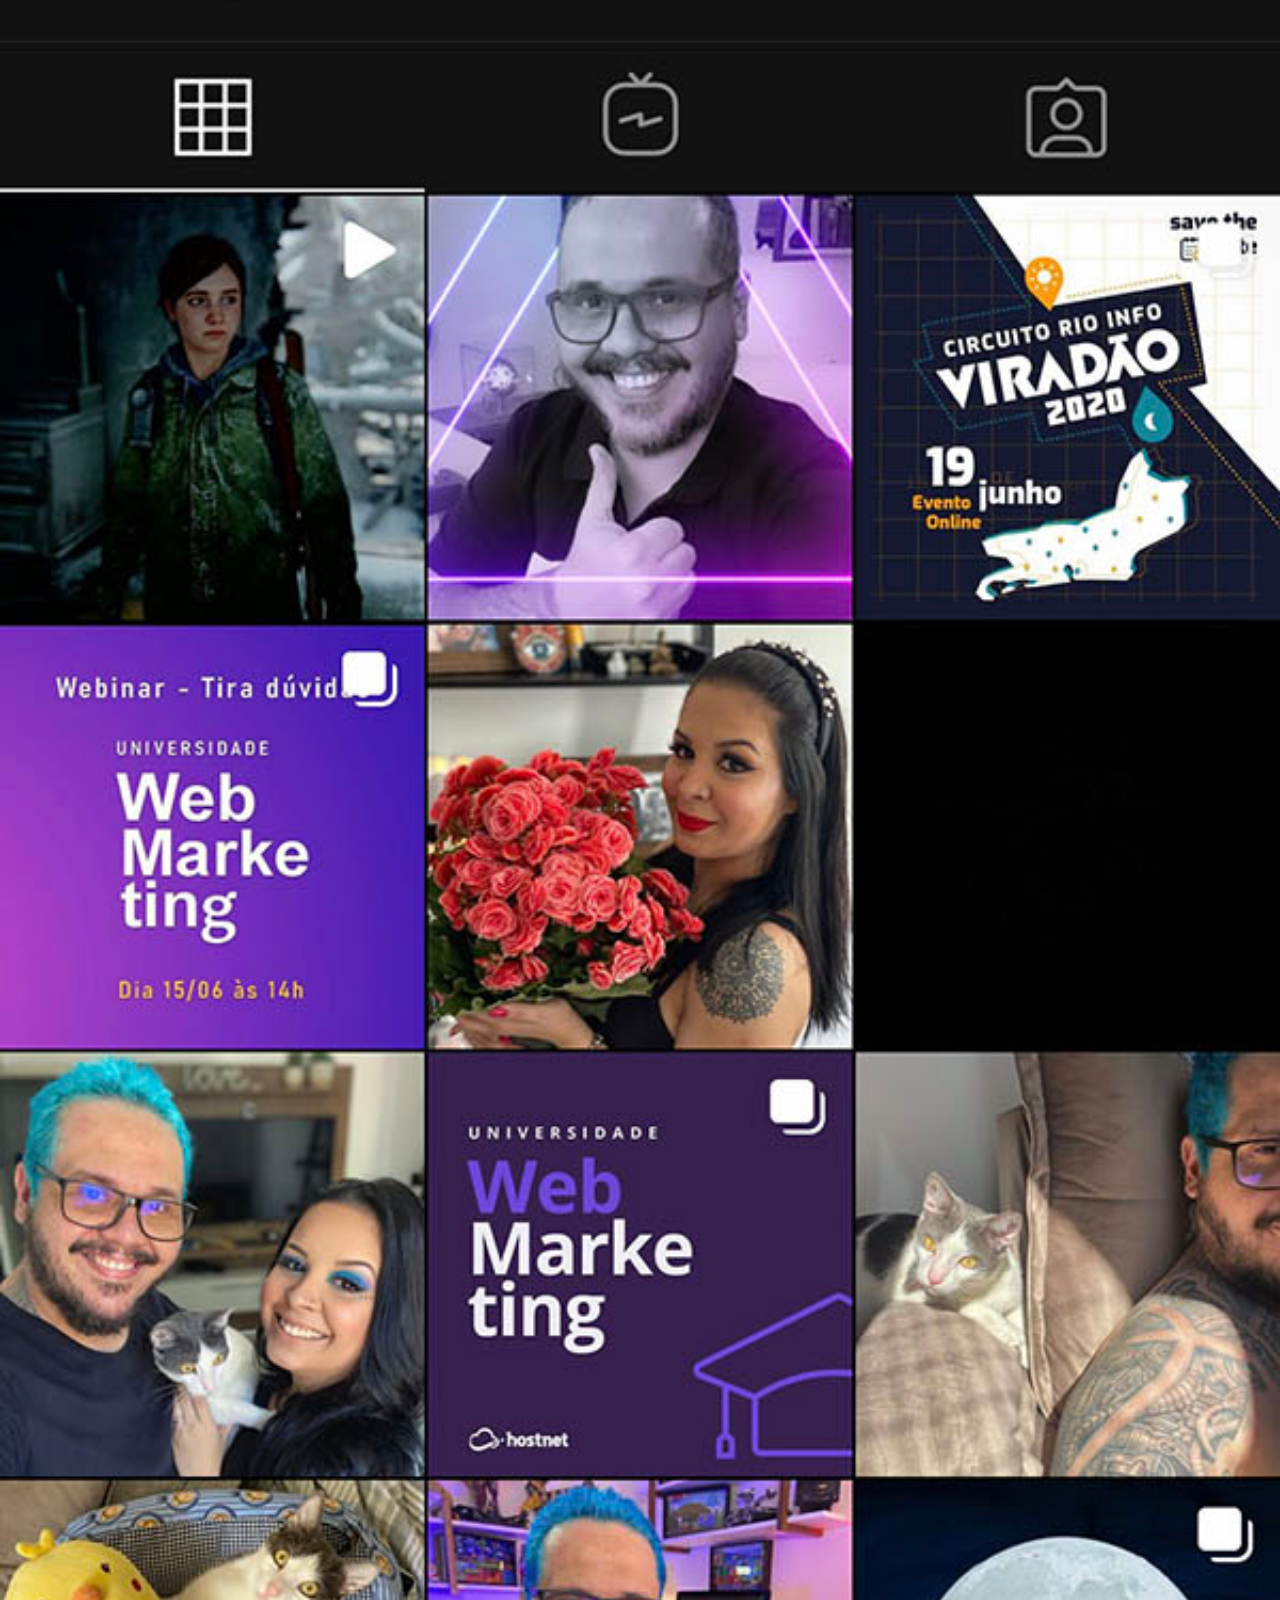
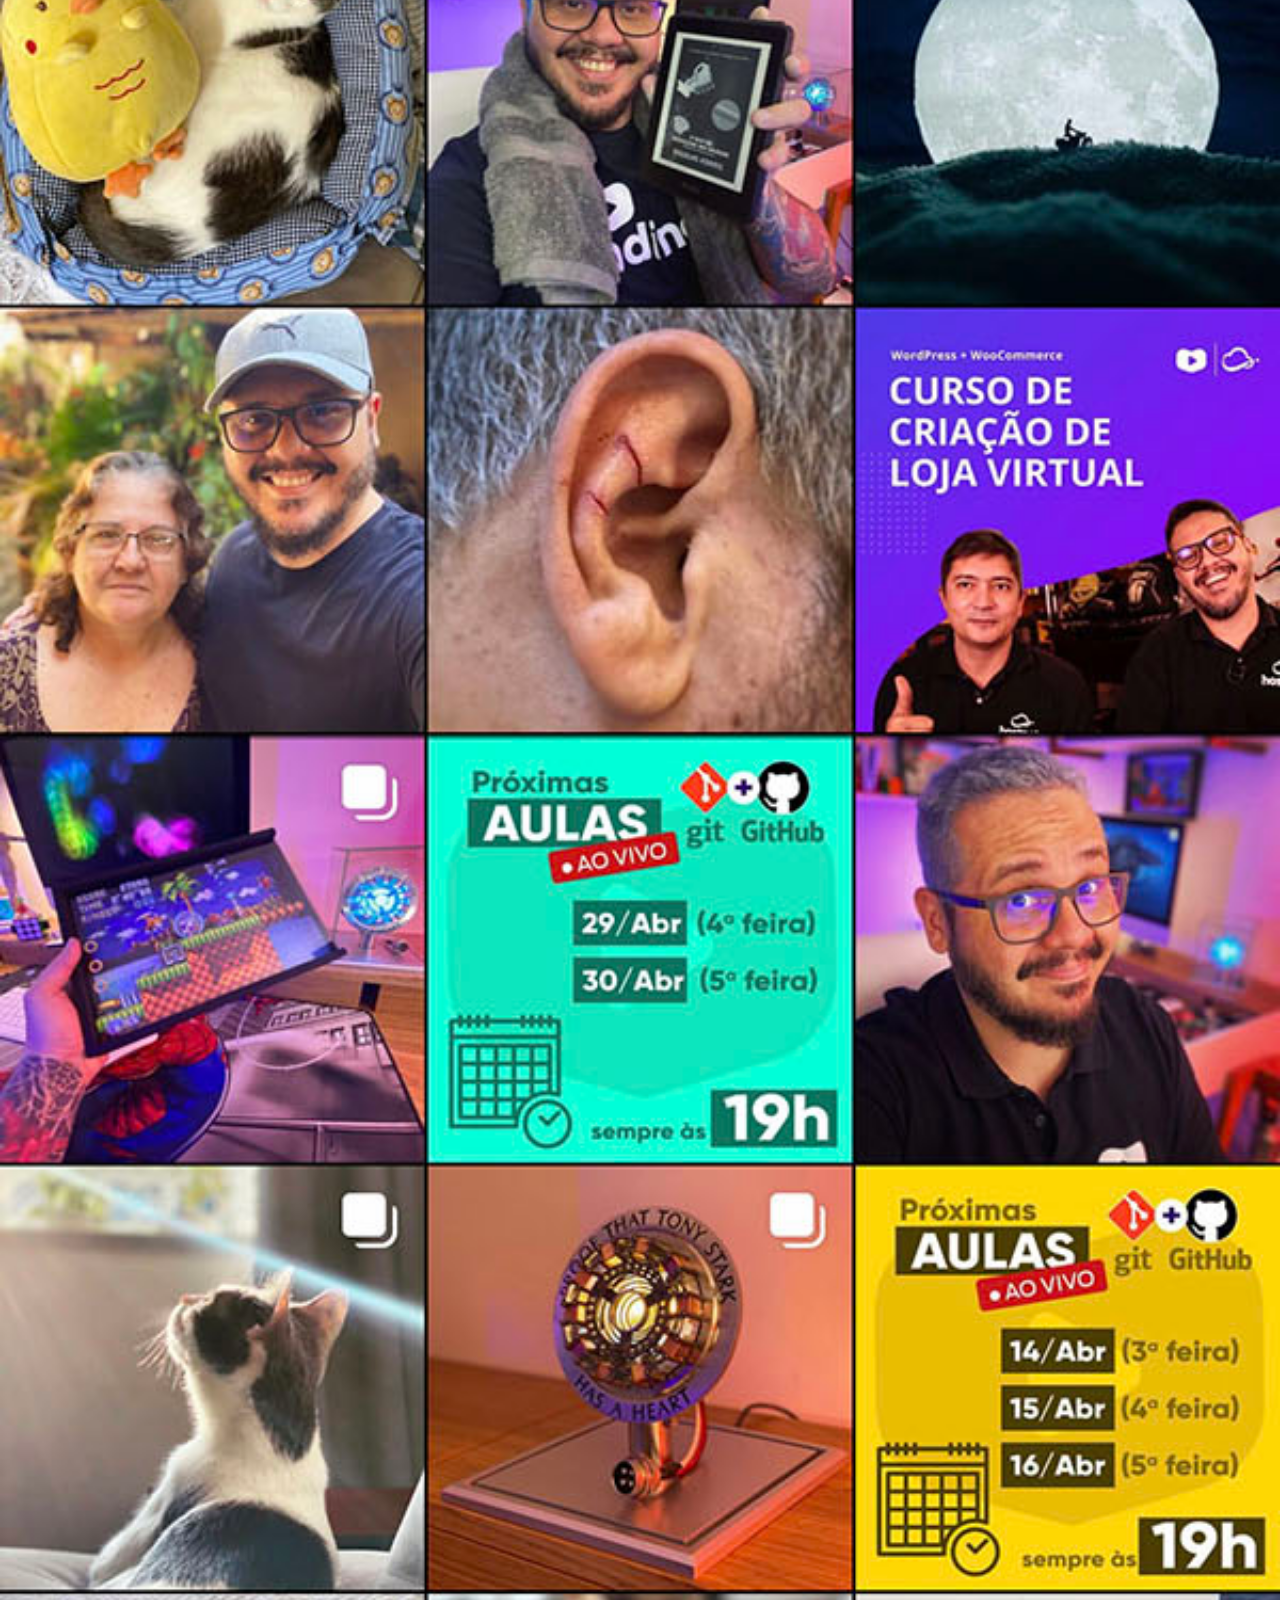
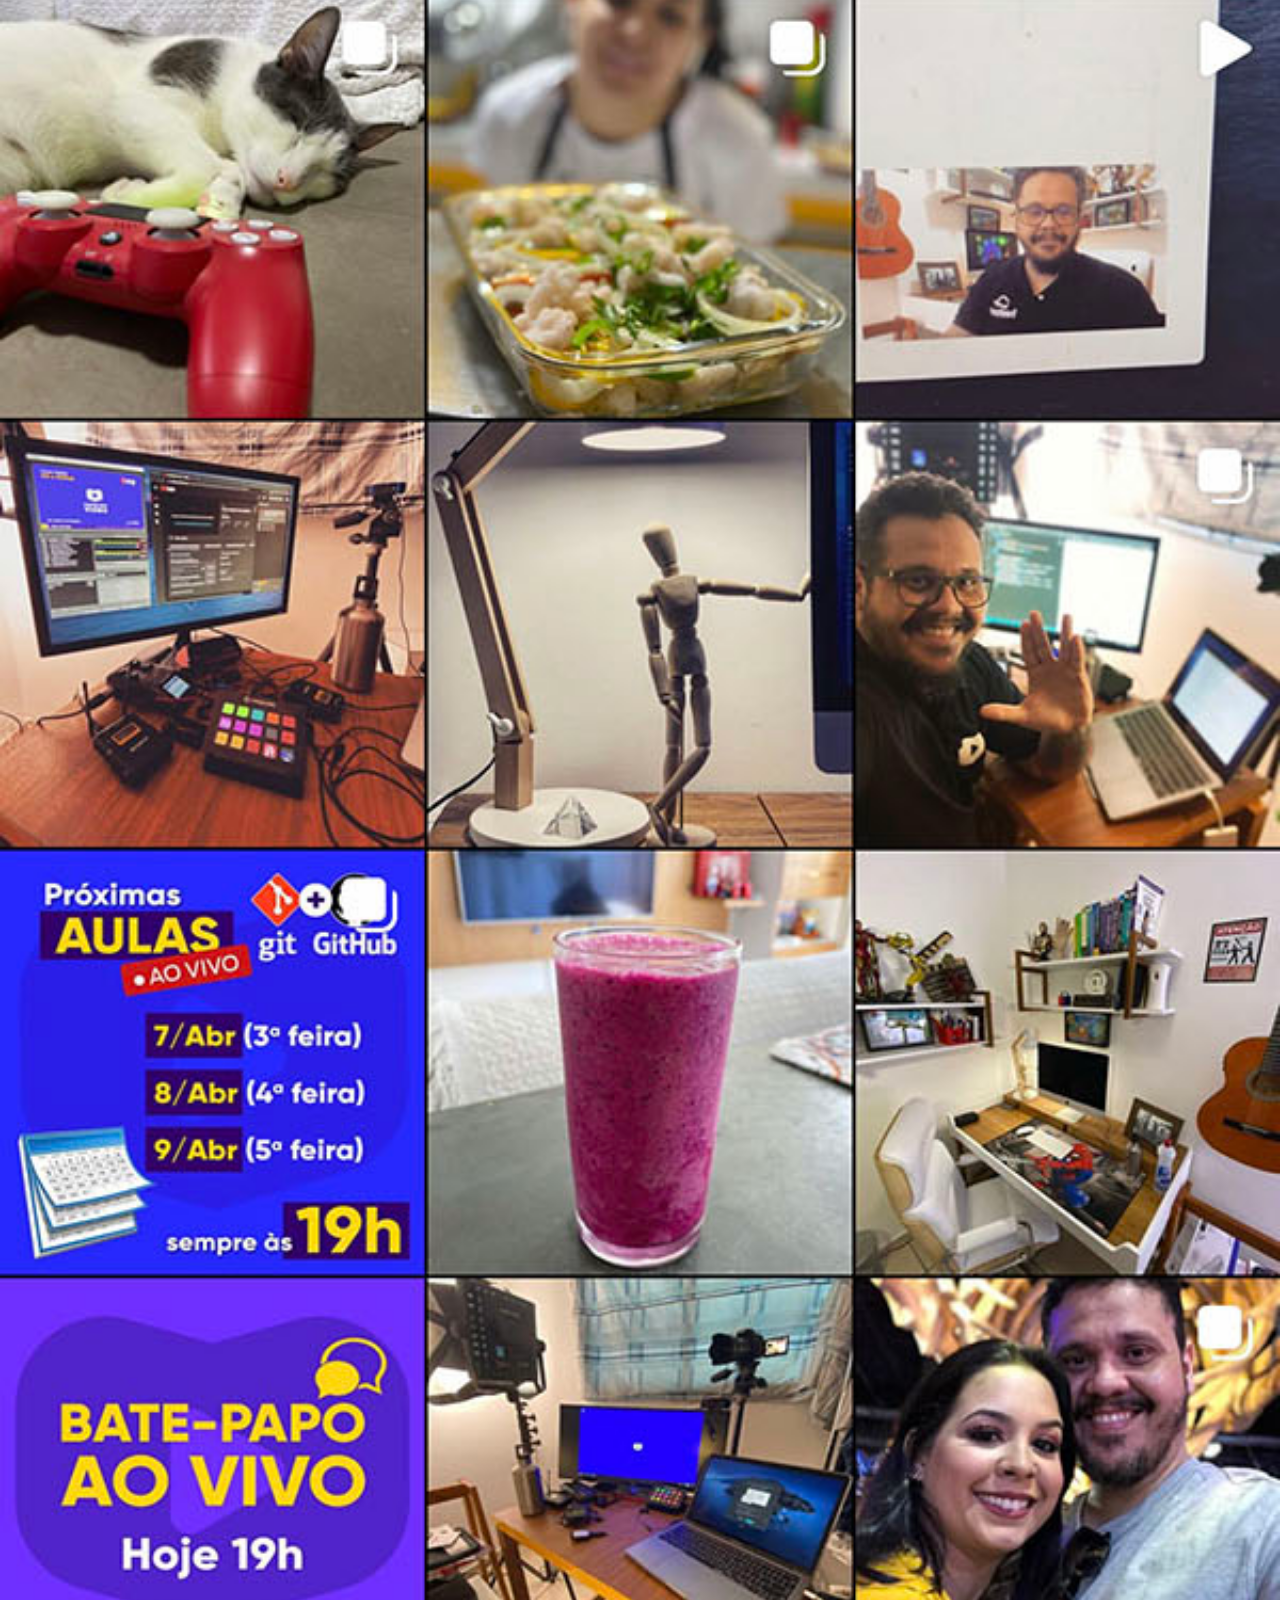
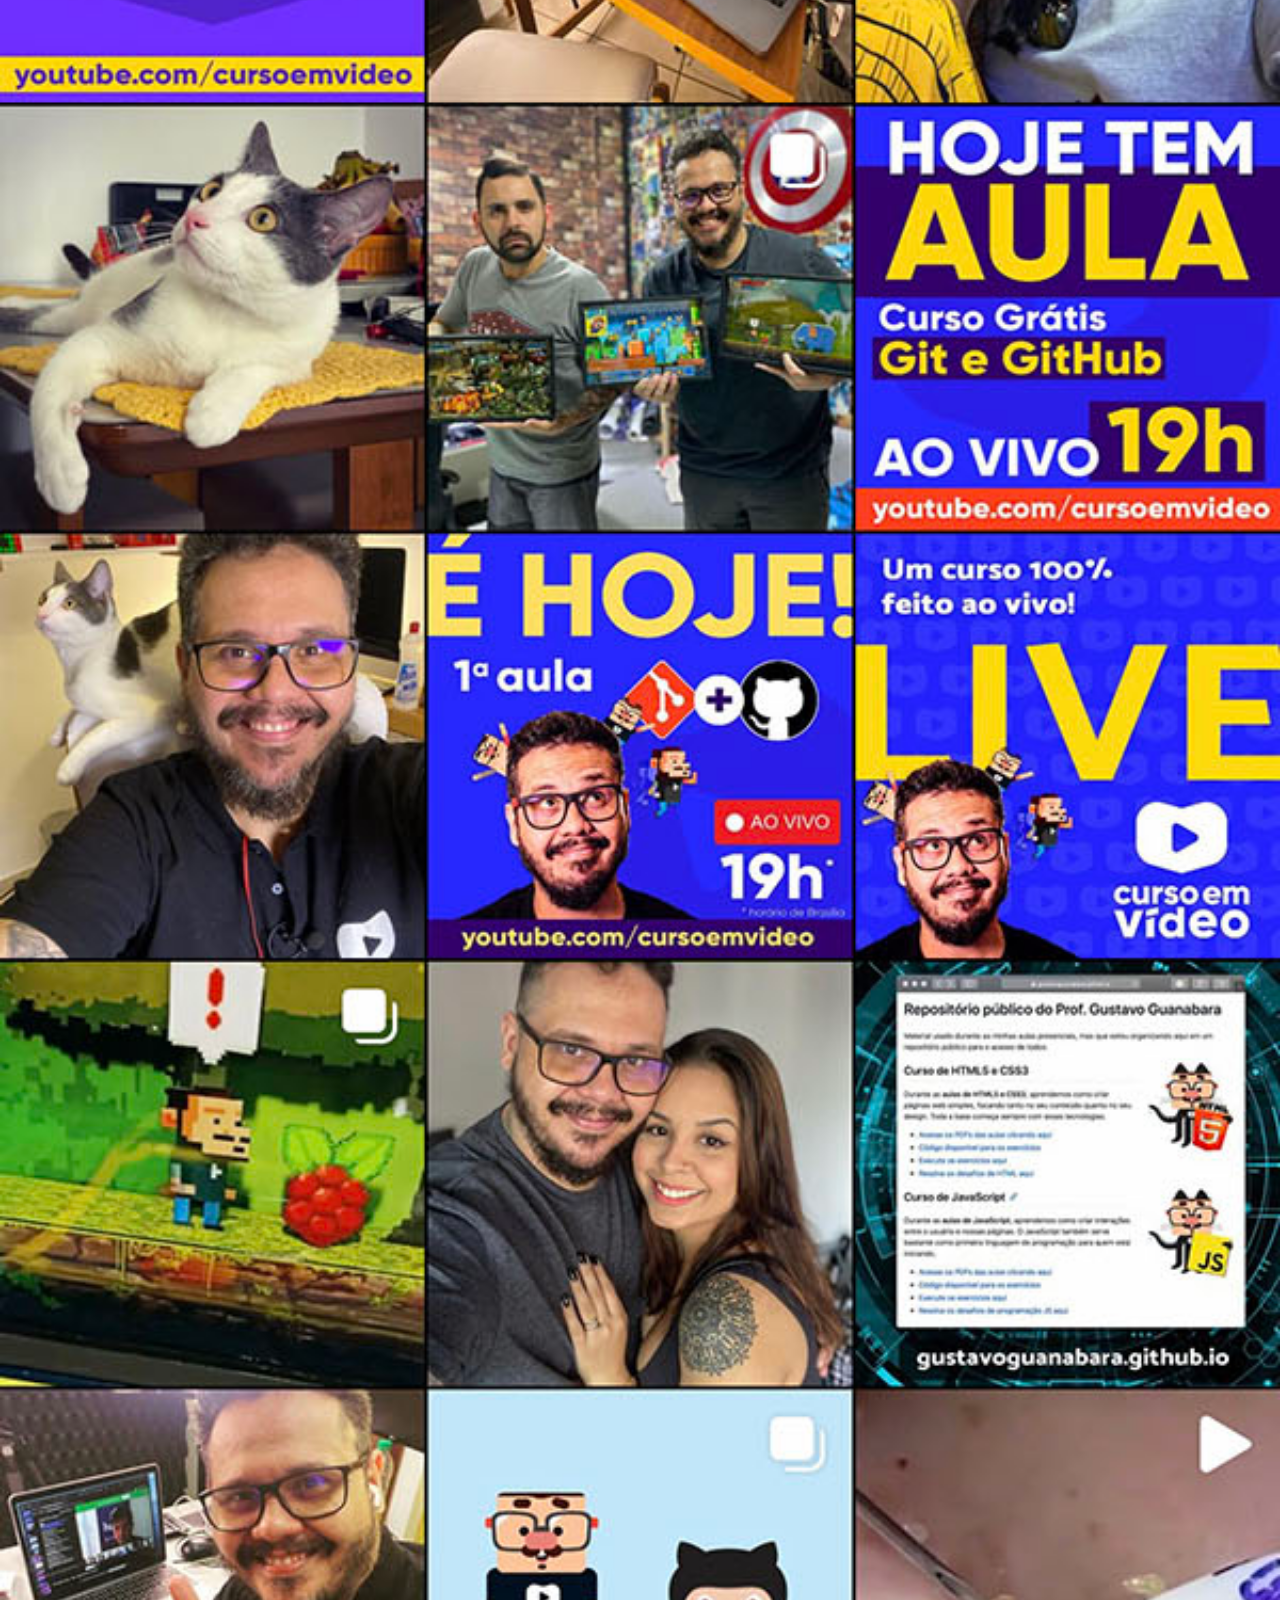
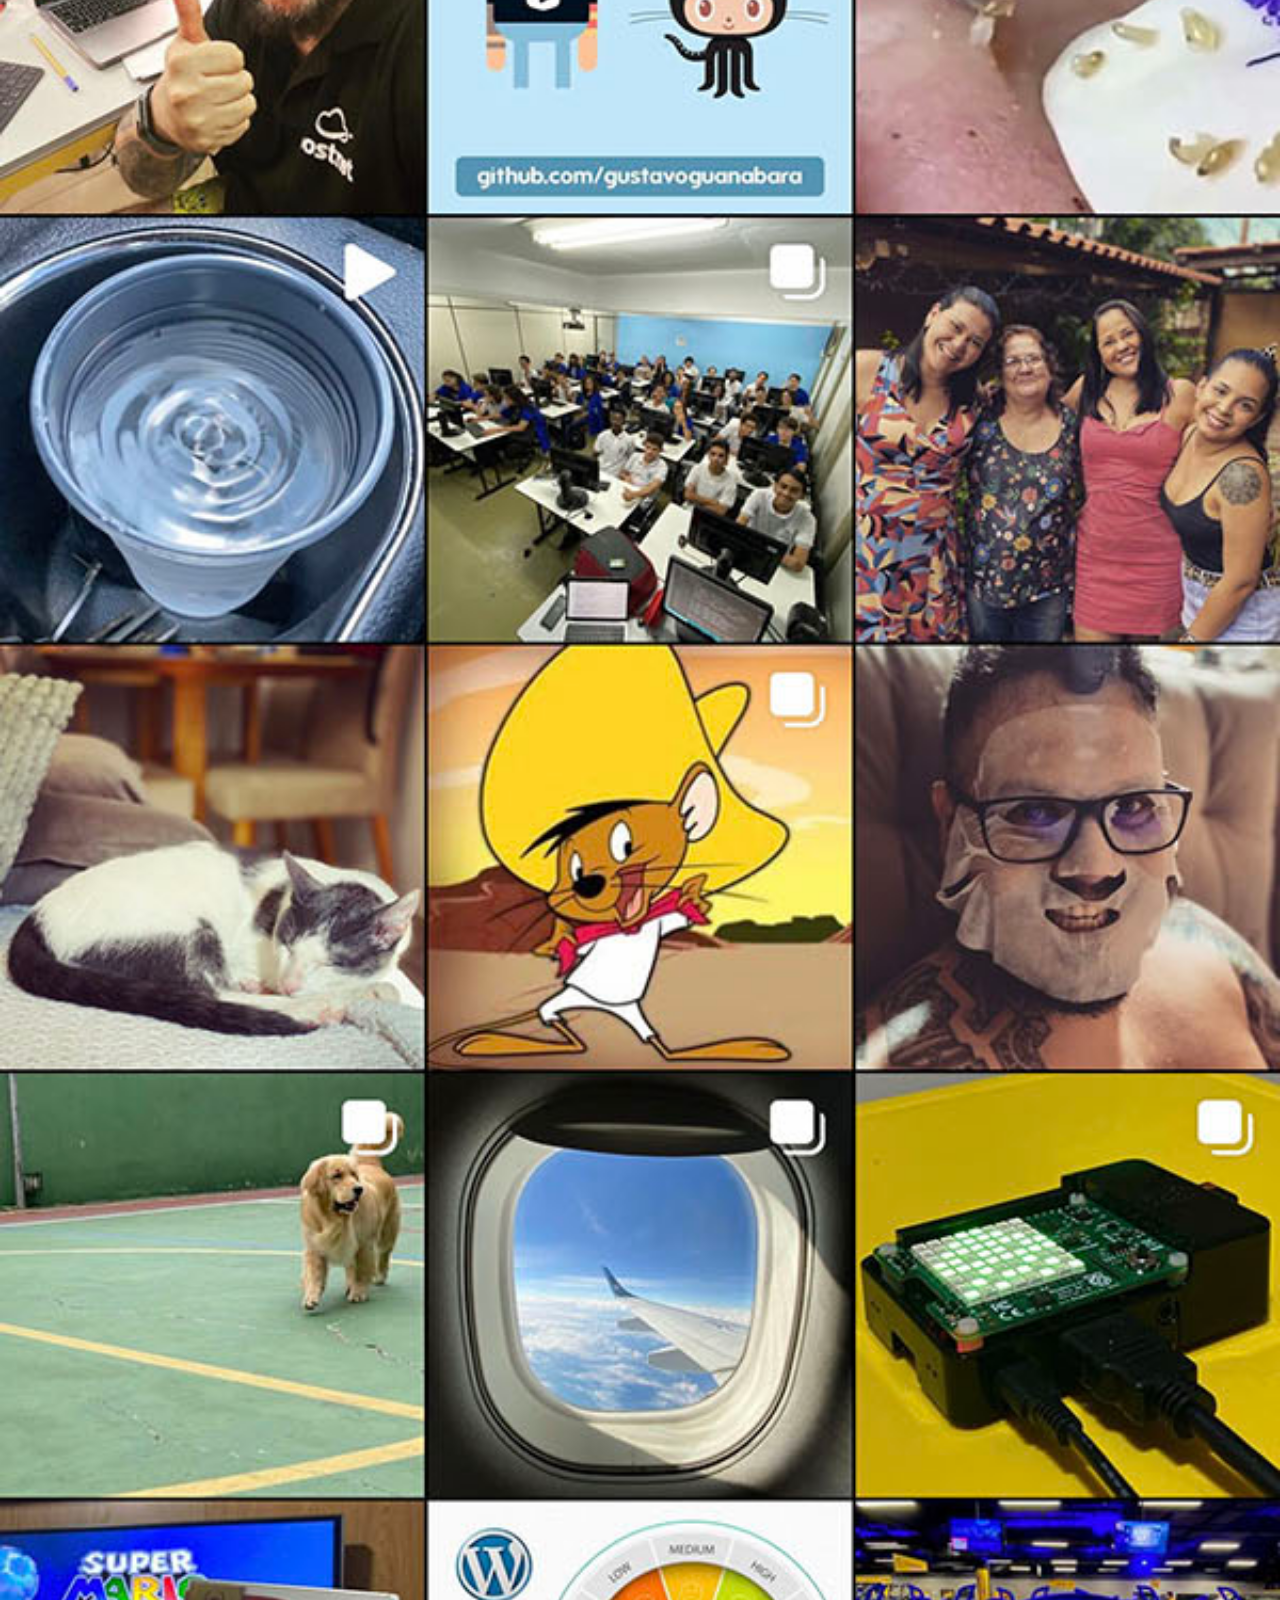
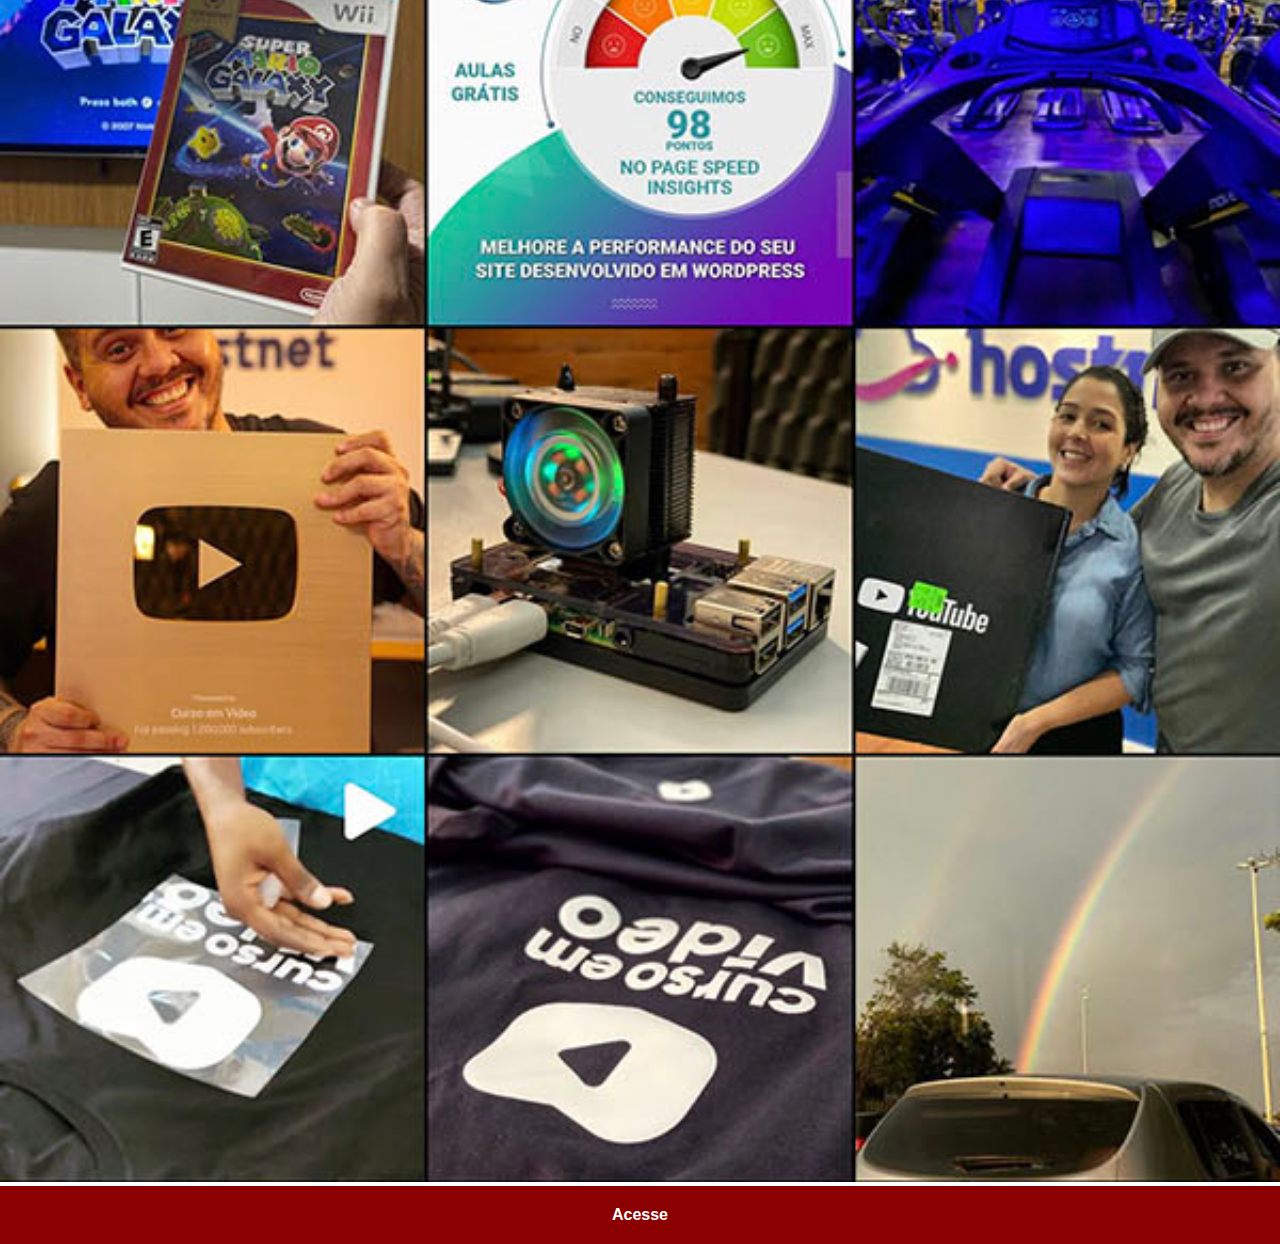
<file: instagran.html>
<!DOCTYPE html>
<html lang="pt-br">
<head>
    <meta charset="UTF-8">
    <meta name="viewport" content="width=device-width, initial-scale=1.0">
    <title>Instagran</title>
    <link rel="stylesheet" href="estilos/social.css">
   
</head>
<body>
    <img src="imagens/tela-instagram.jpg" alt="instagran">
    <a href="#" target="_blank">Acesse</a>
</body>
</html>
</file>
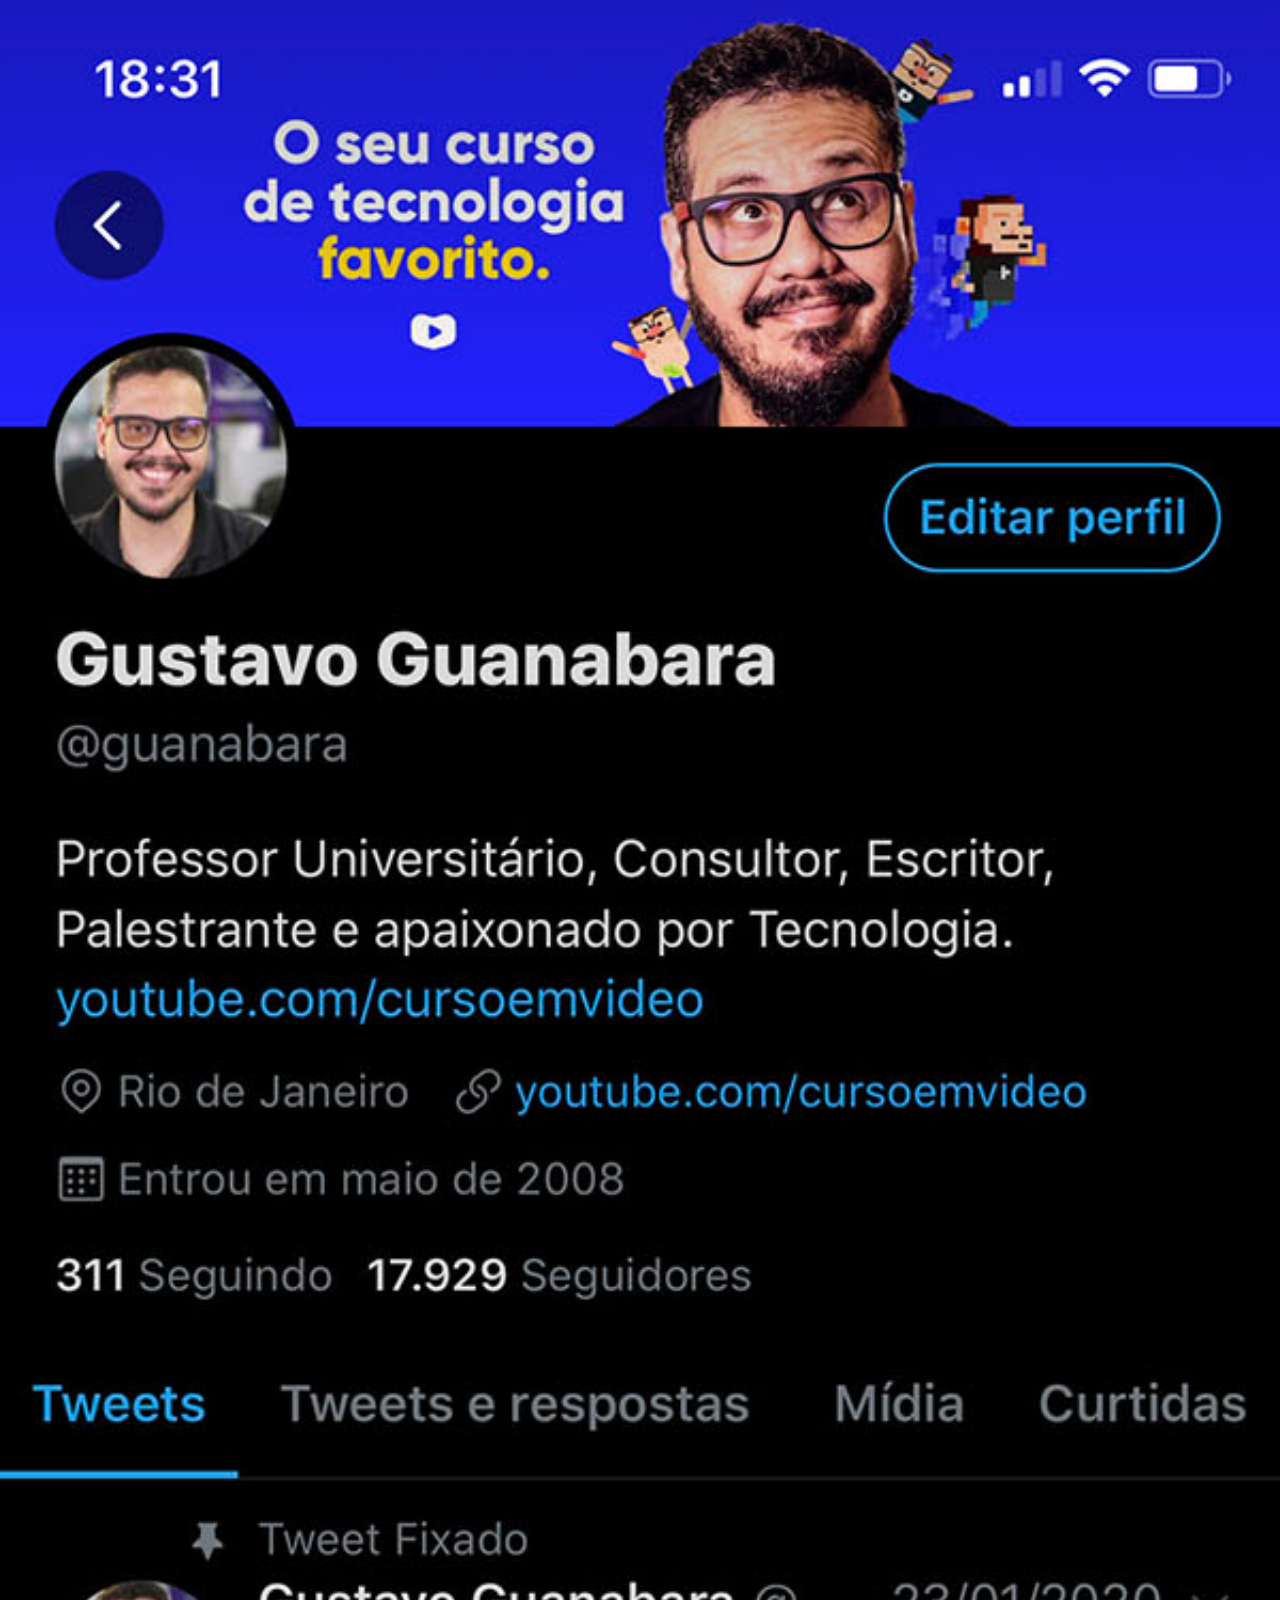
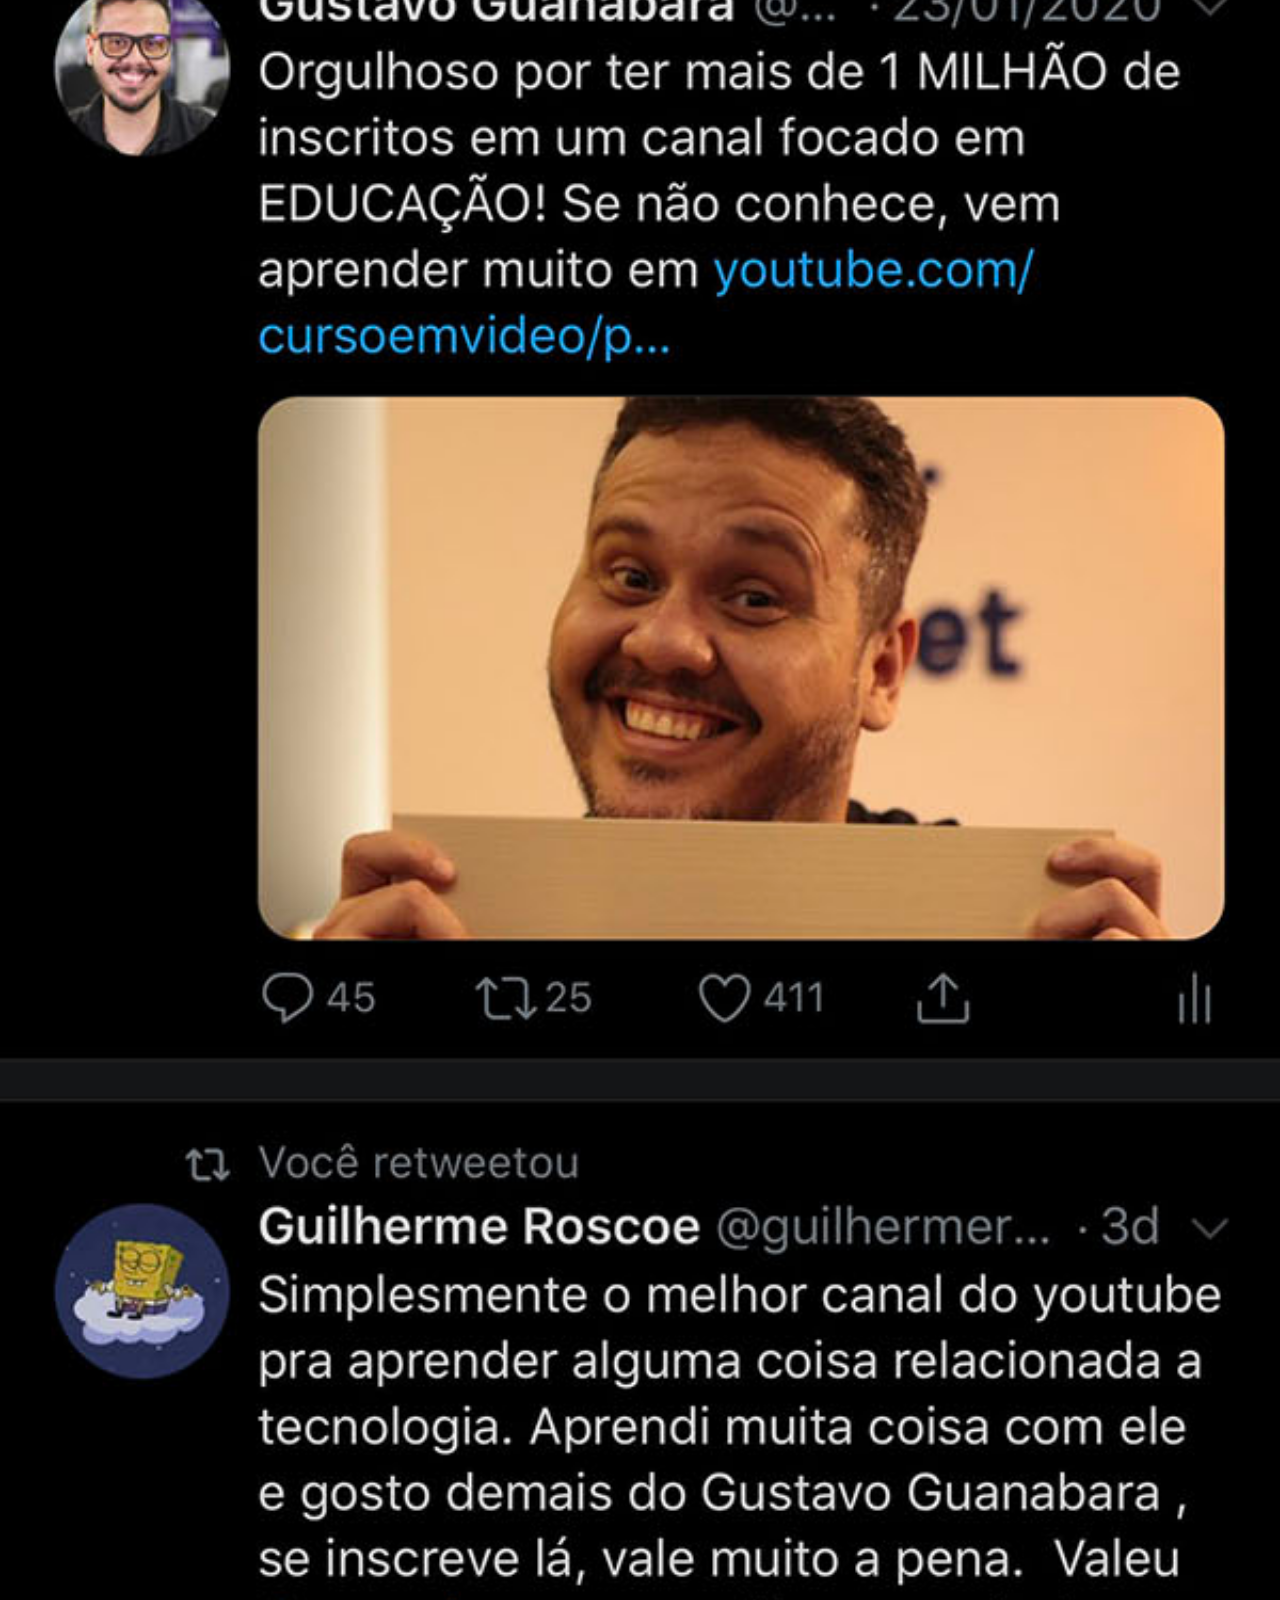
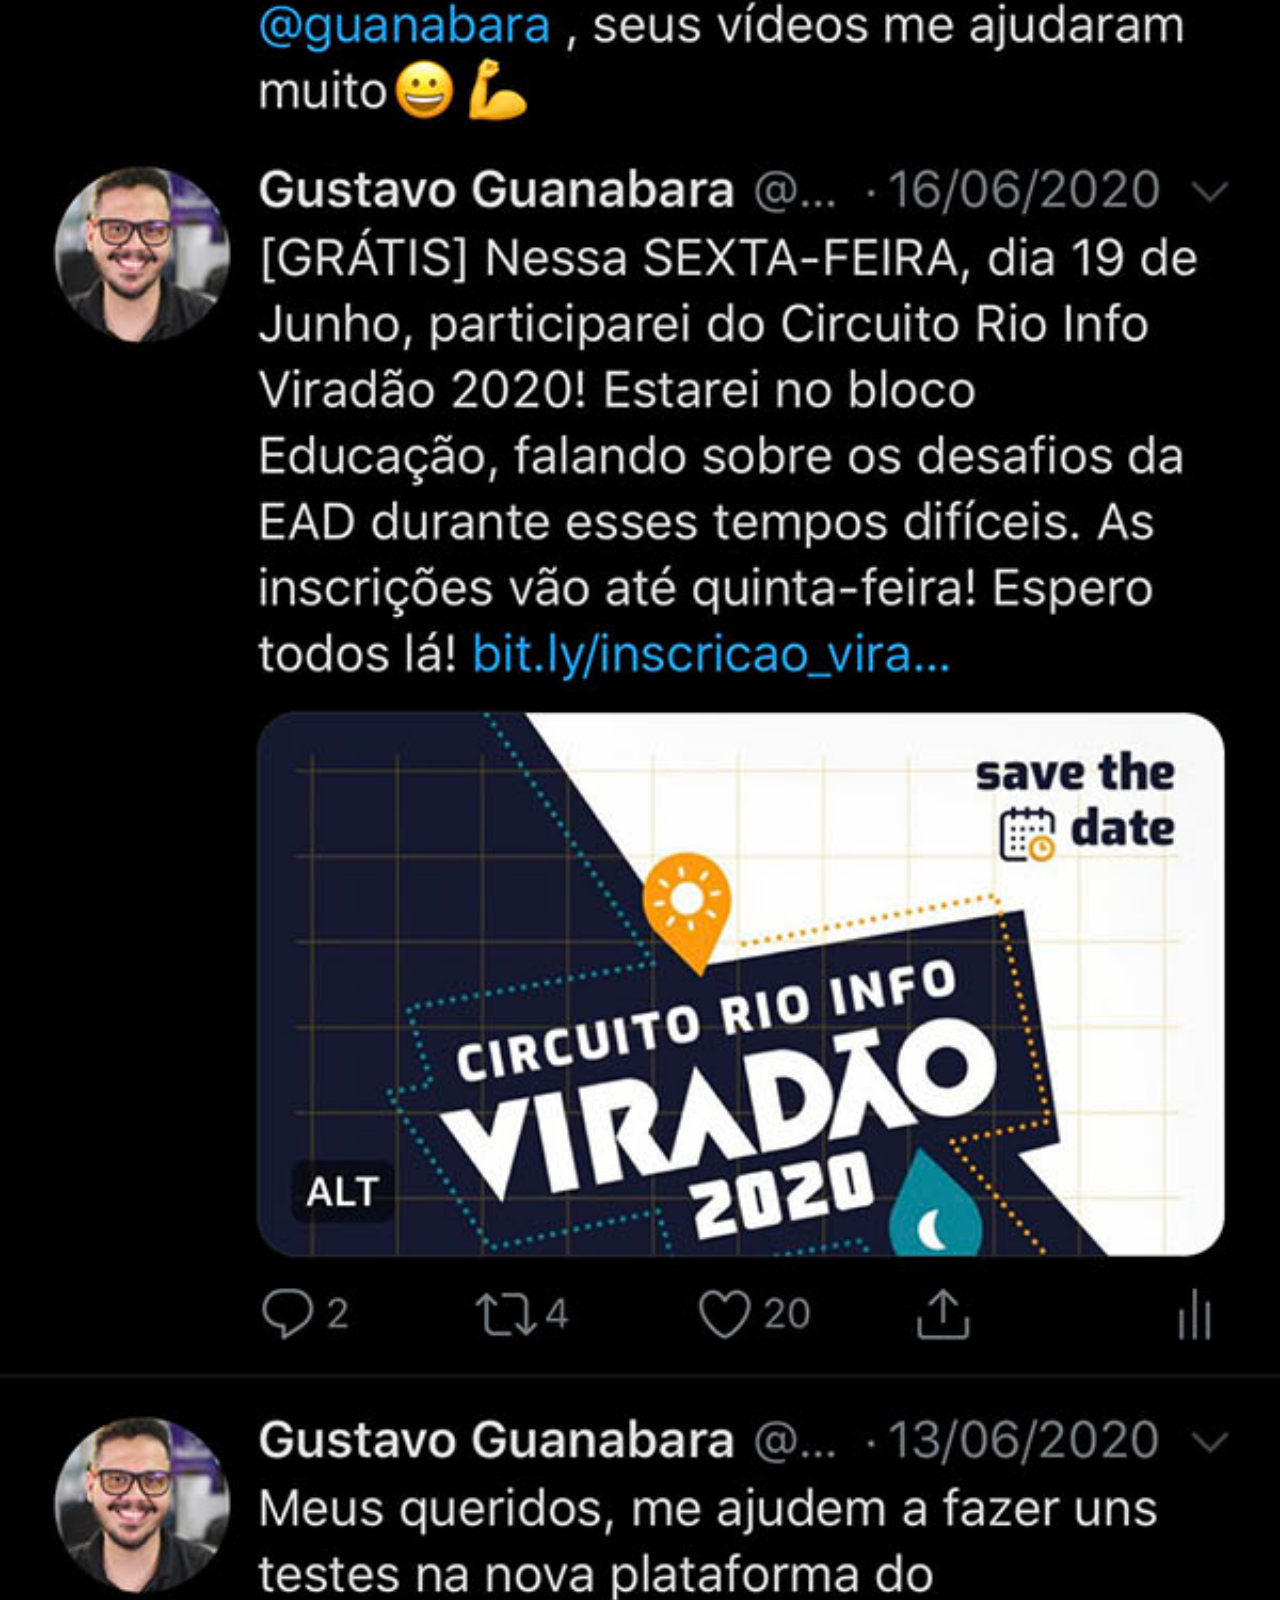
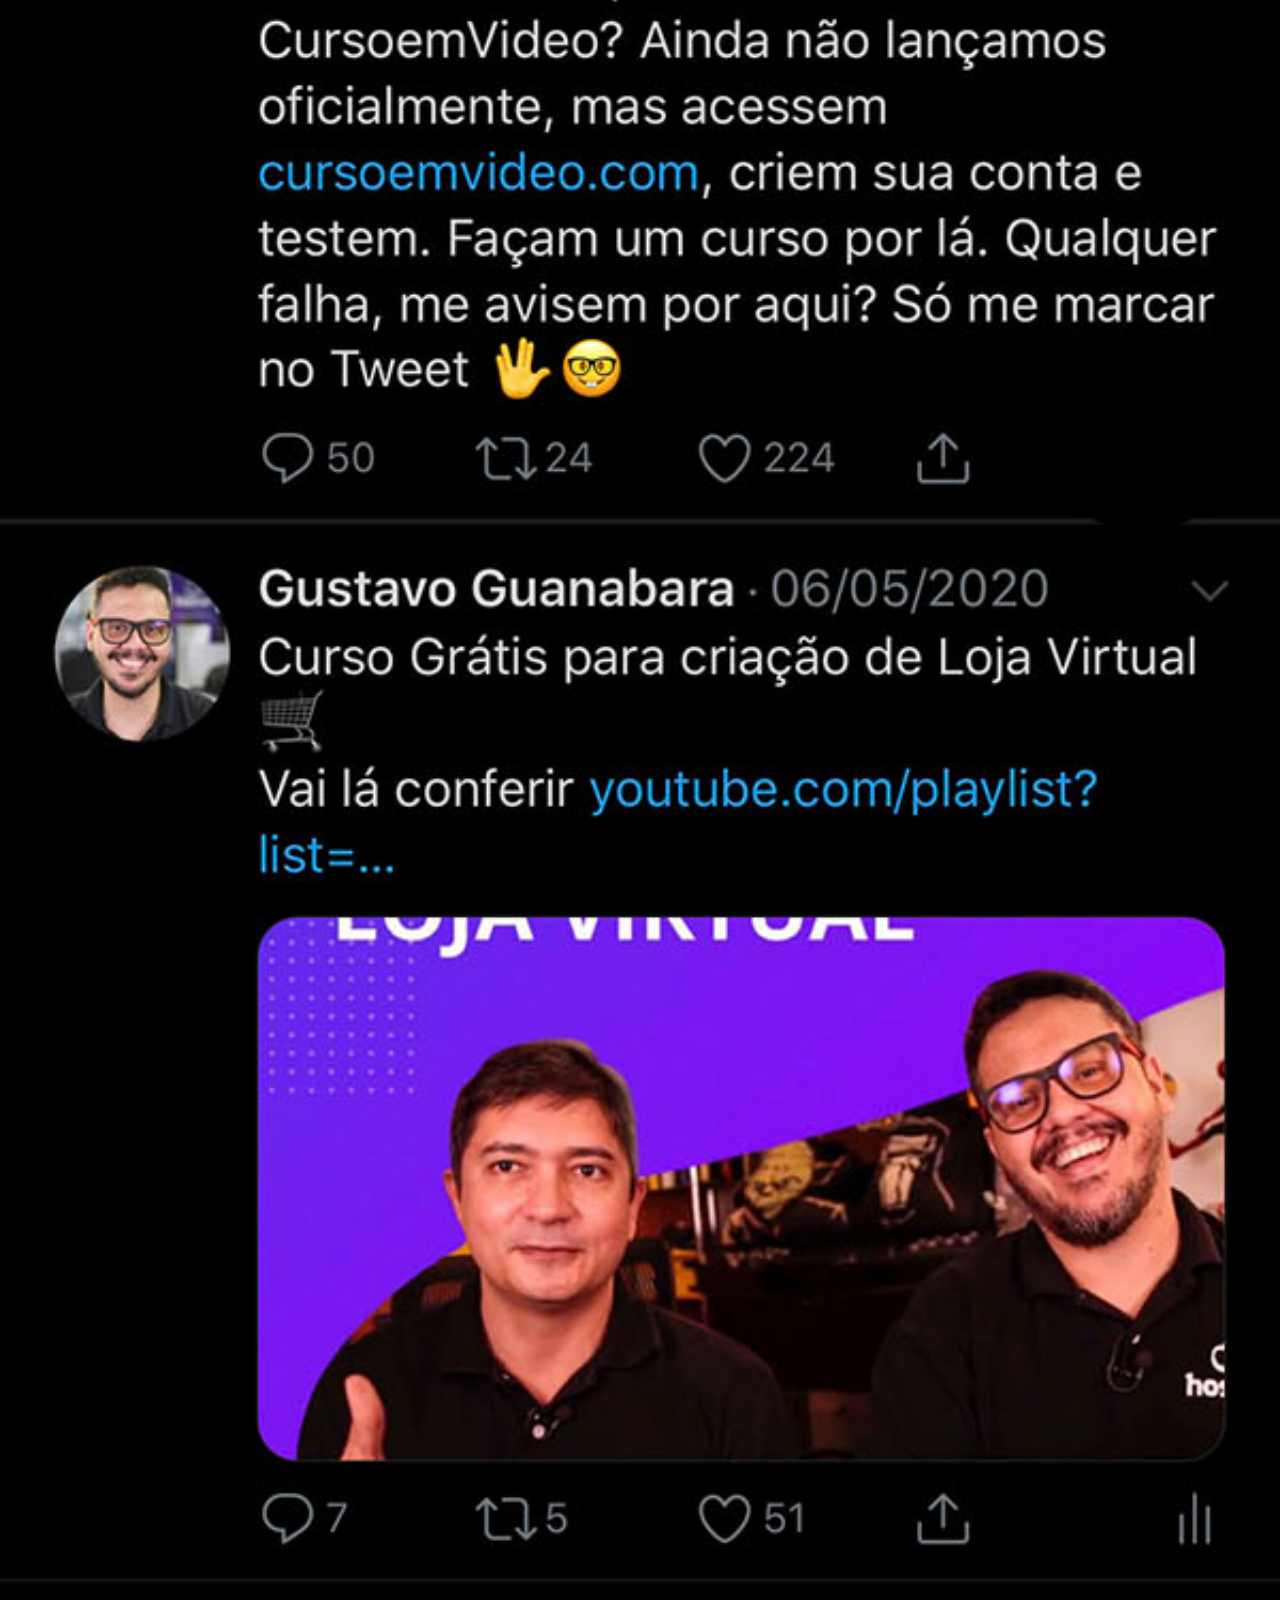
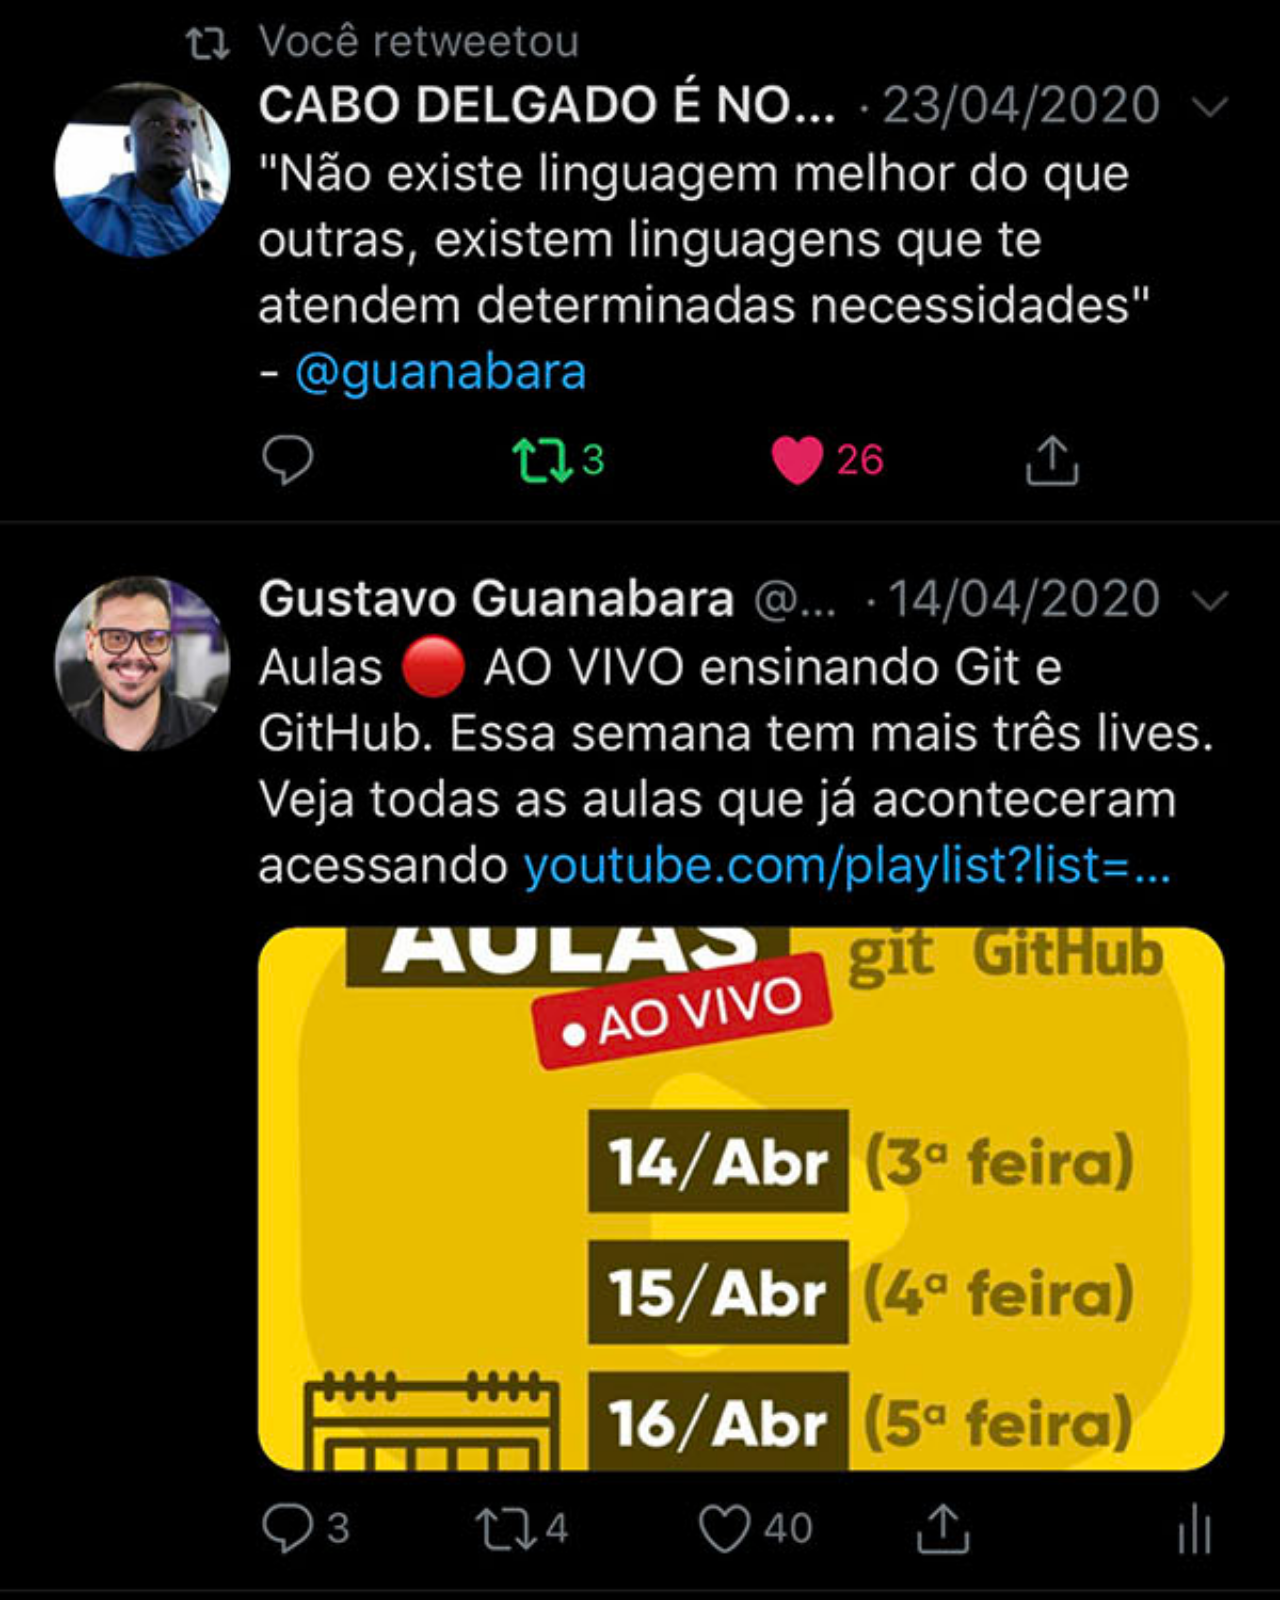
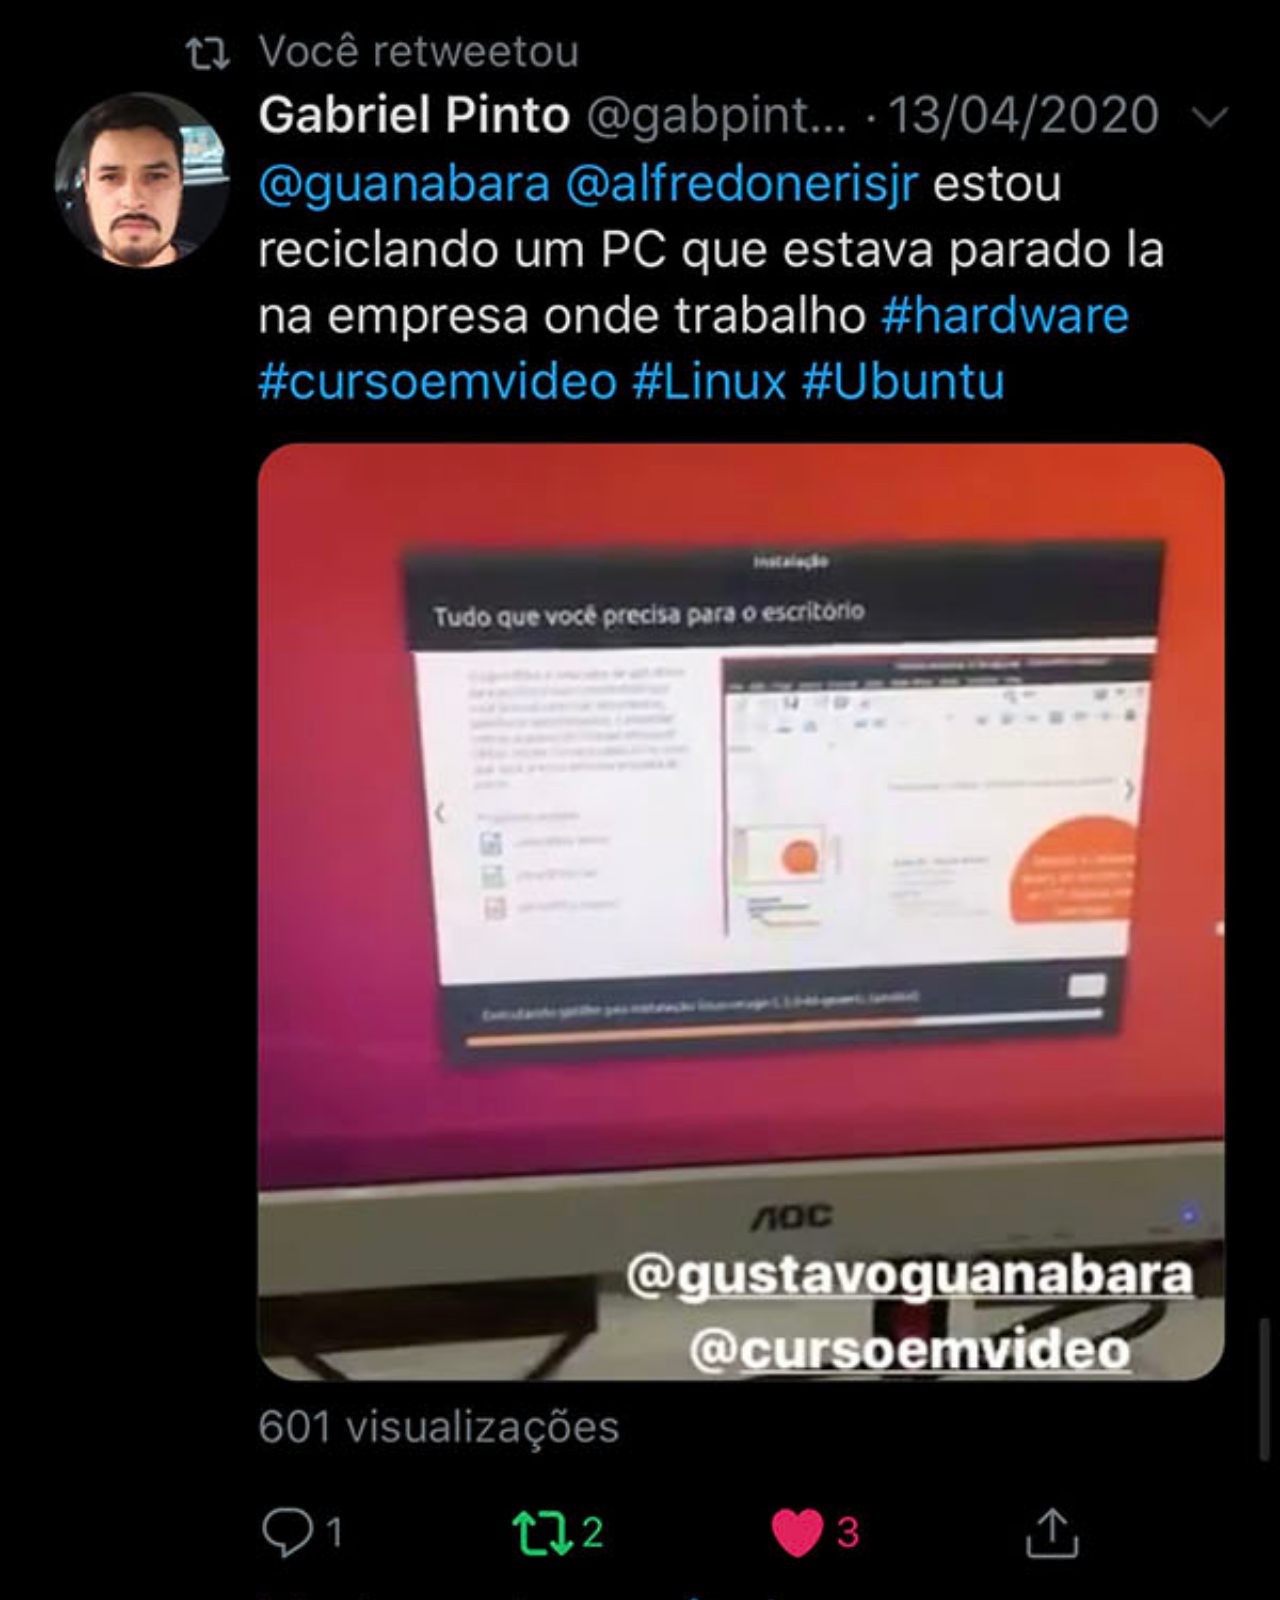
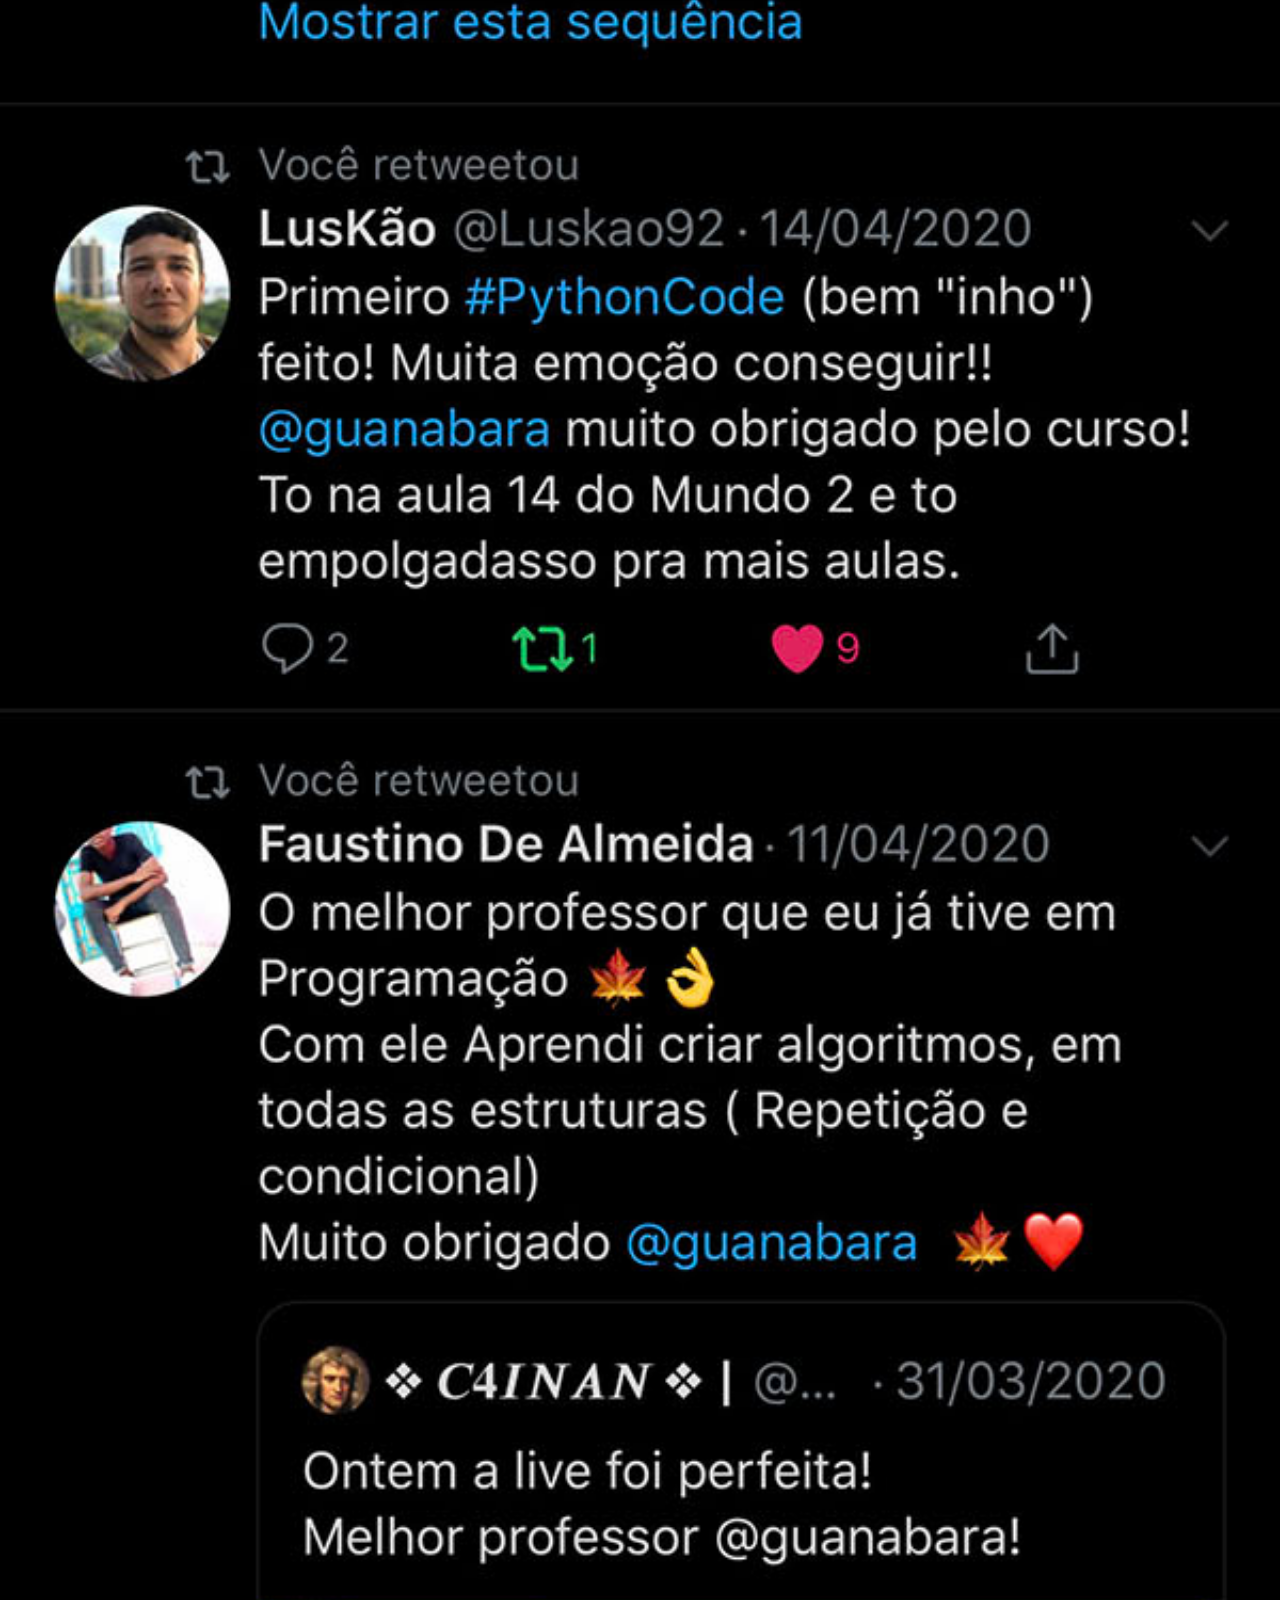
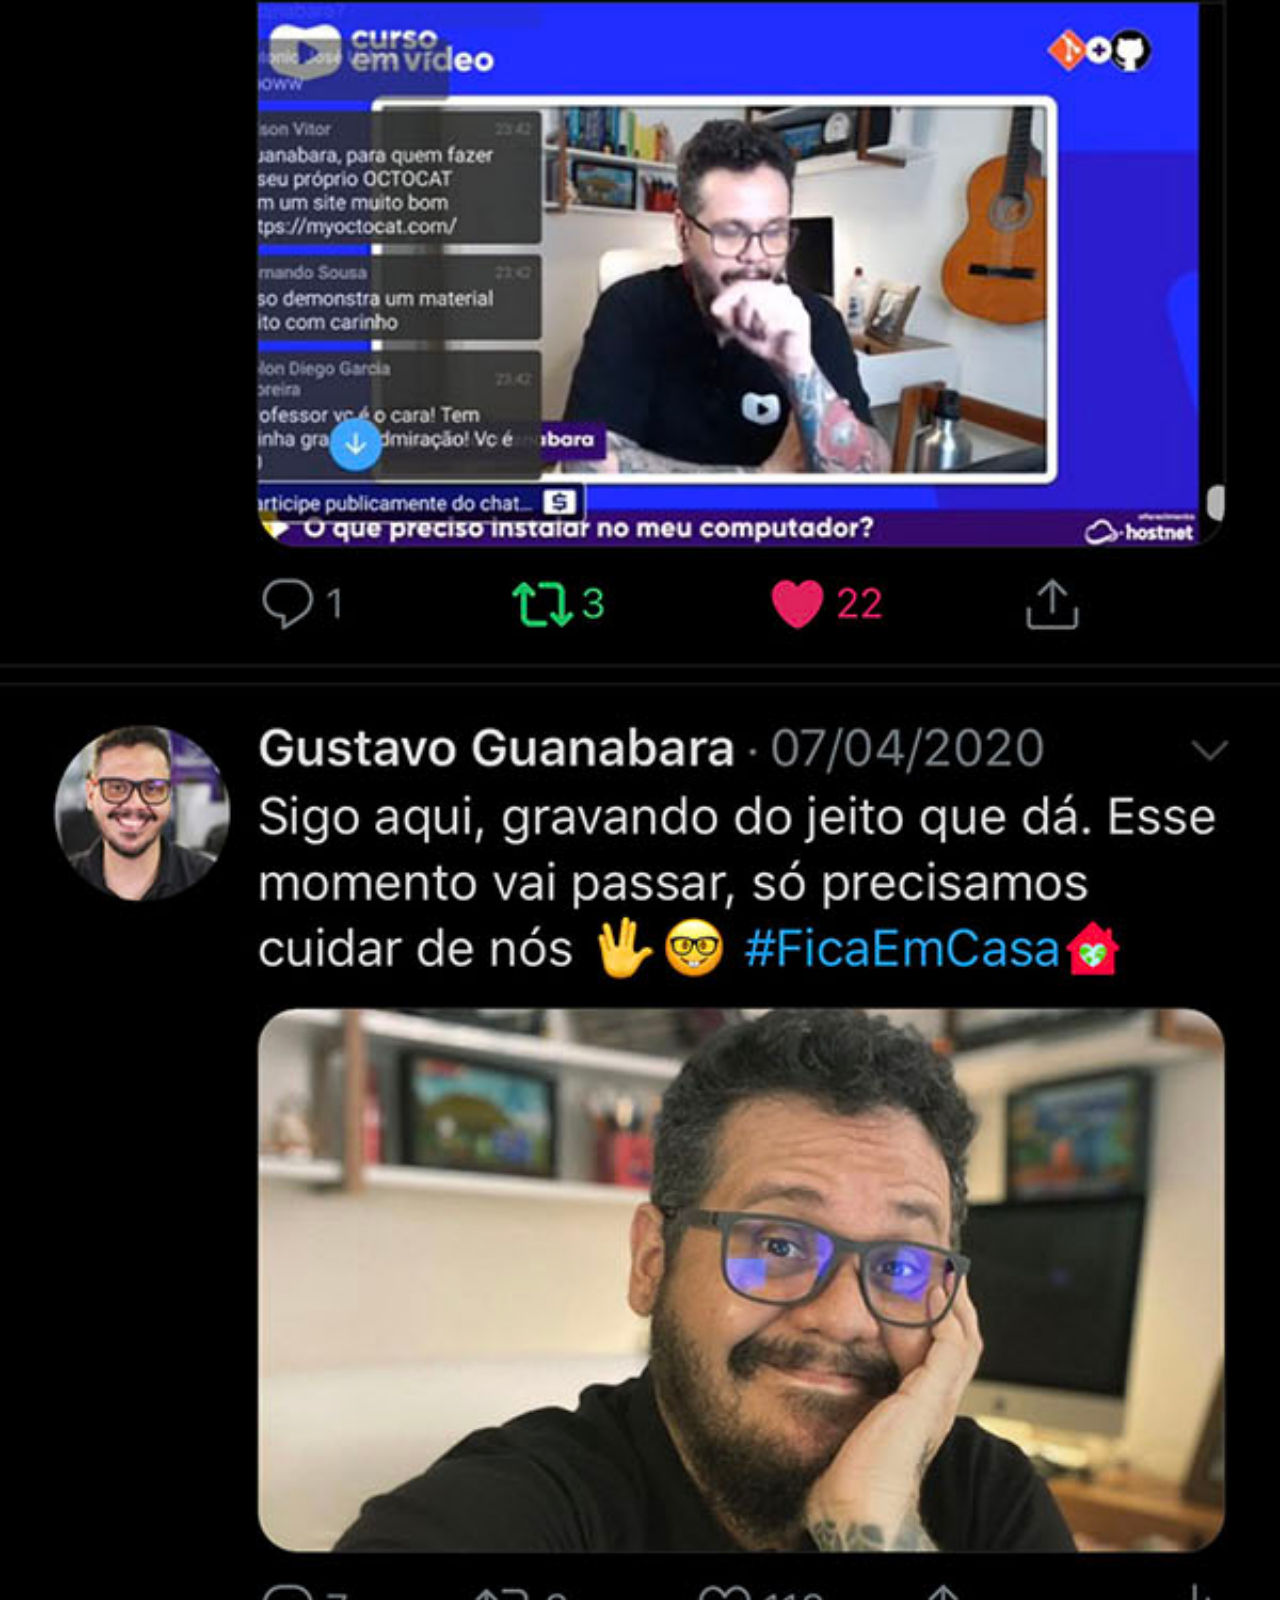
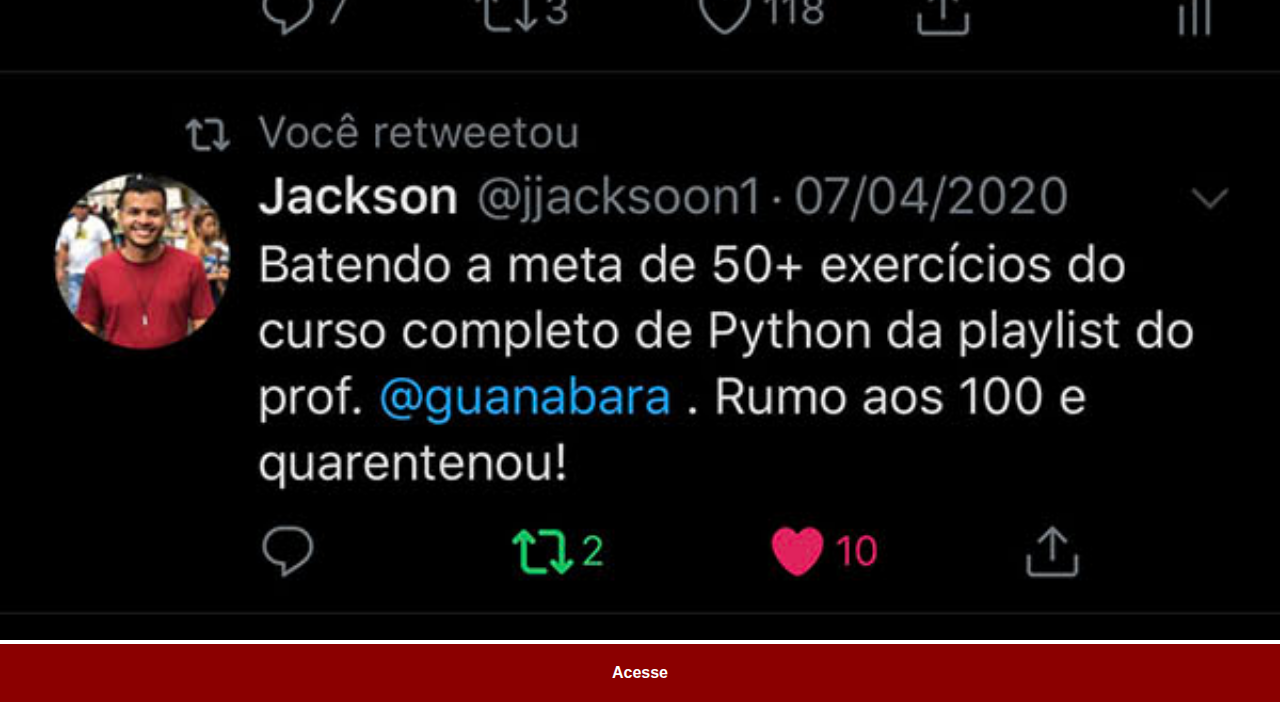
<file: twiter.html>
<!DOCTYPE html>
<html lang="pt-br">
<head>
    <meta charset="UTF-8">
    <meta name="viewport" content="width=device-width, initial-scale=1.0">
    <title>Twiter</title>
    <link rel="stylesheet" href="estilos/social.css">
   
</head>
<body>
    <img src="imagens/tela-twitter.jpg" alt="twiter">
    <a href="#" target="_blank">Acesse</a>
</body>
</html>
</file>
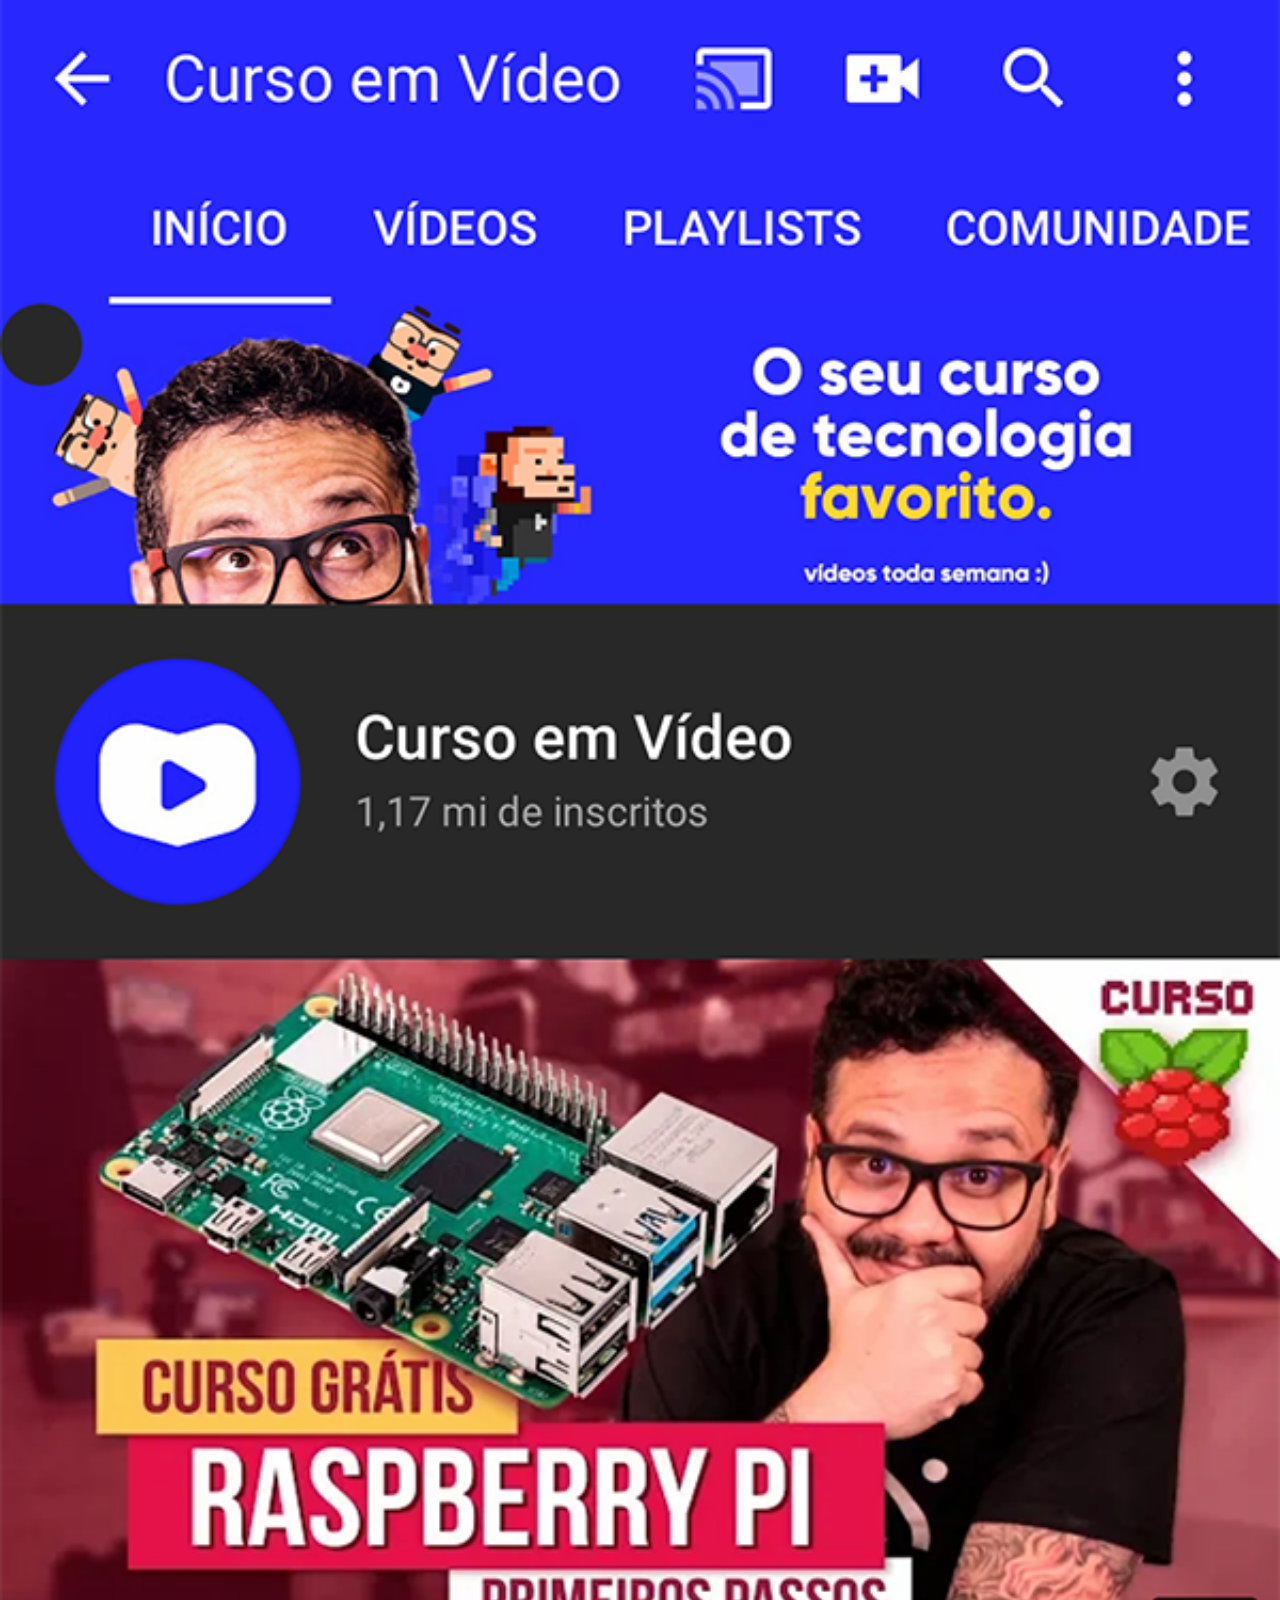
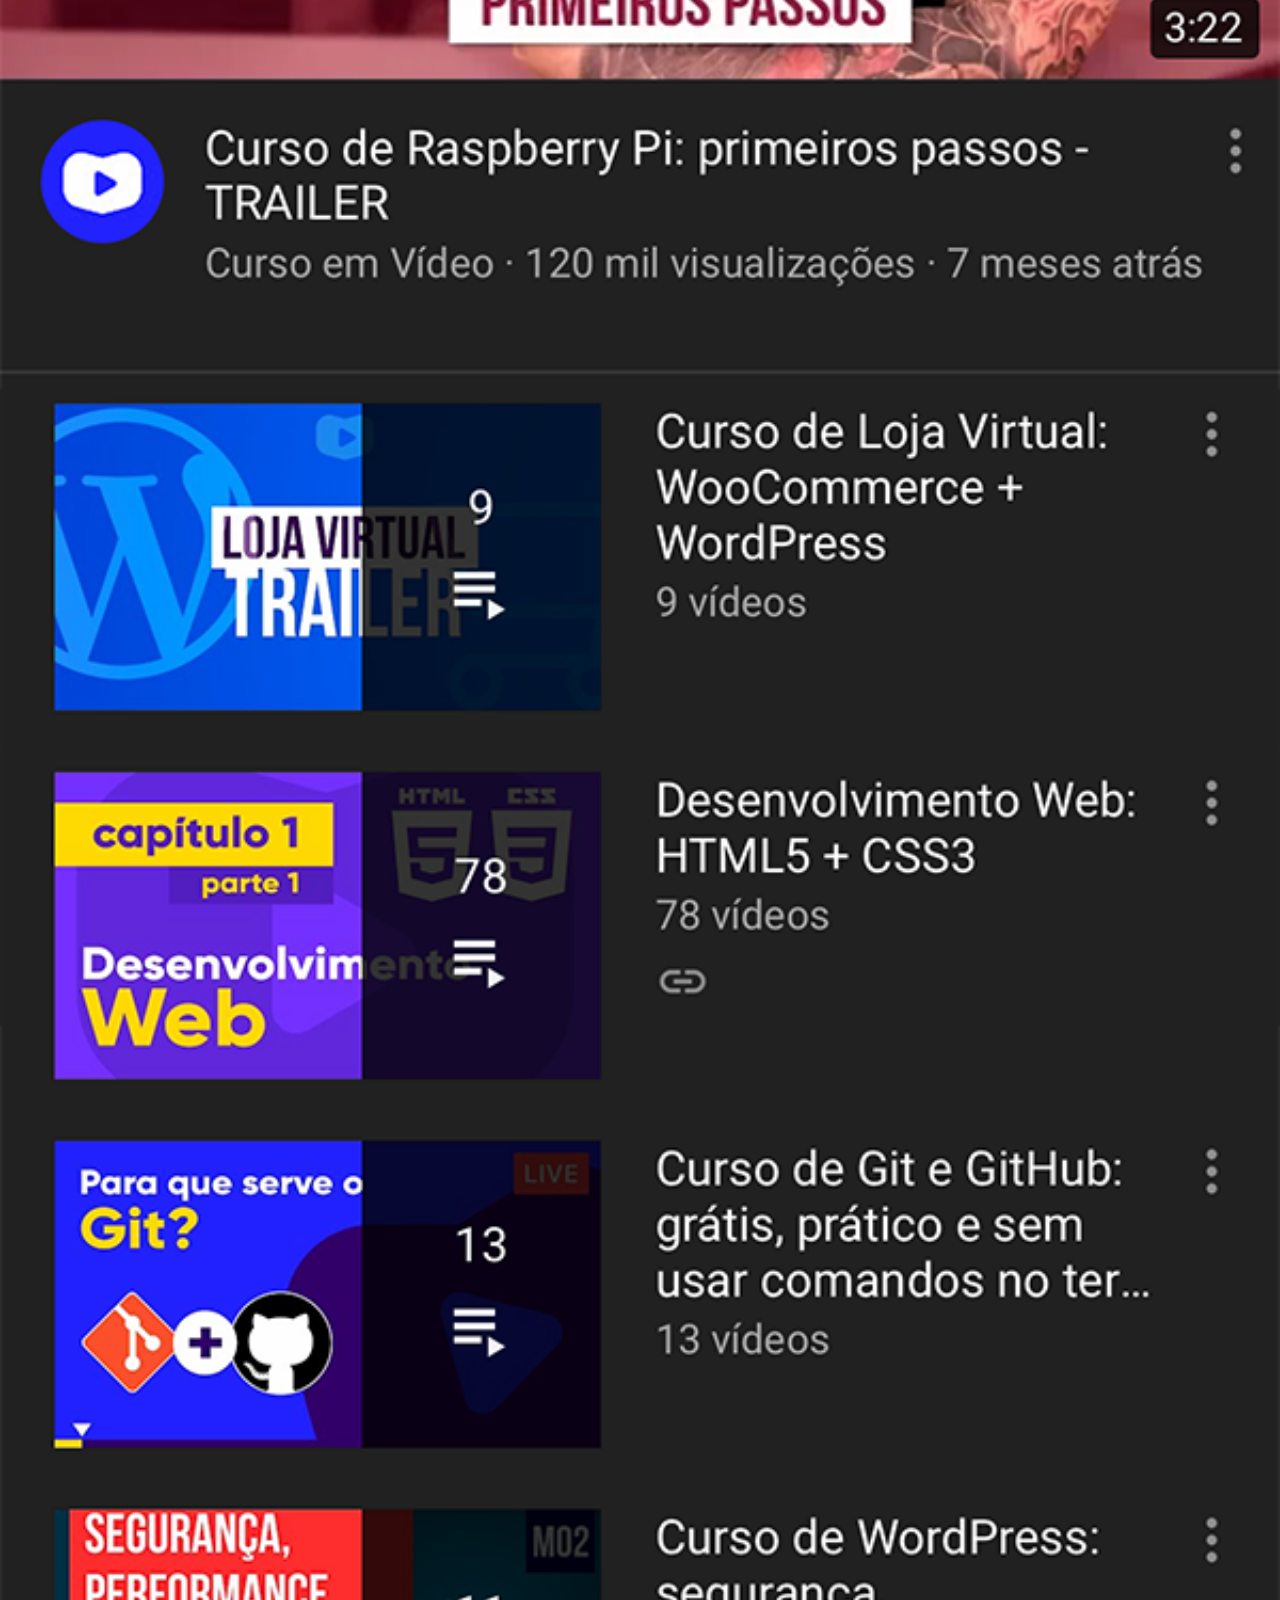
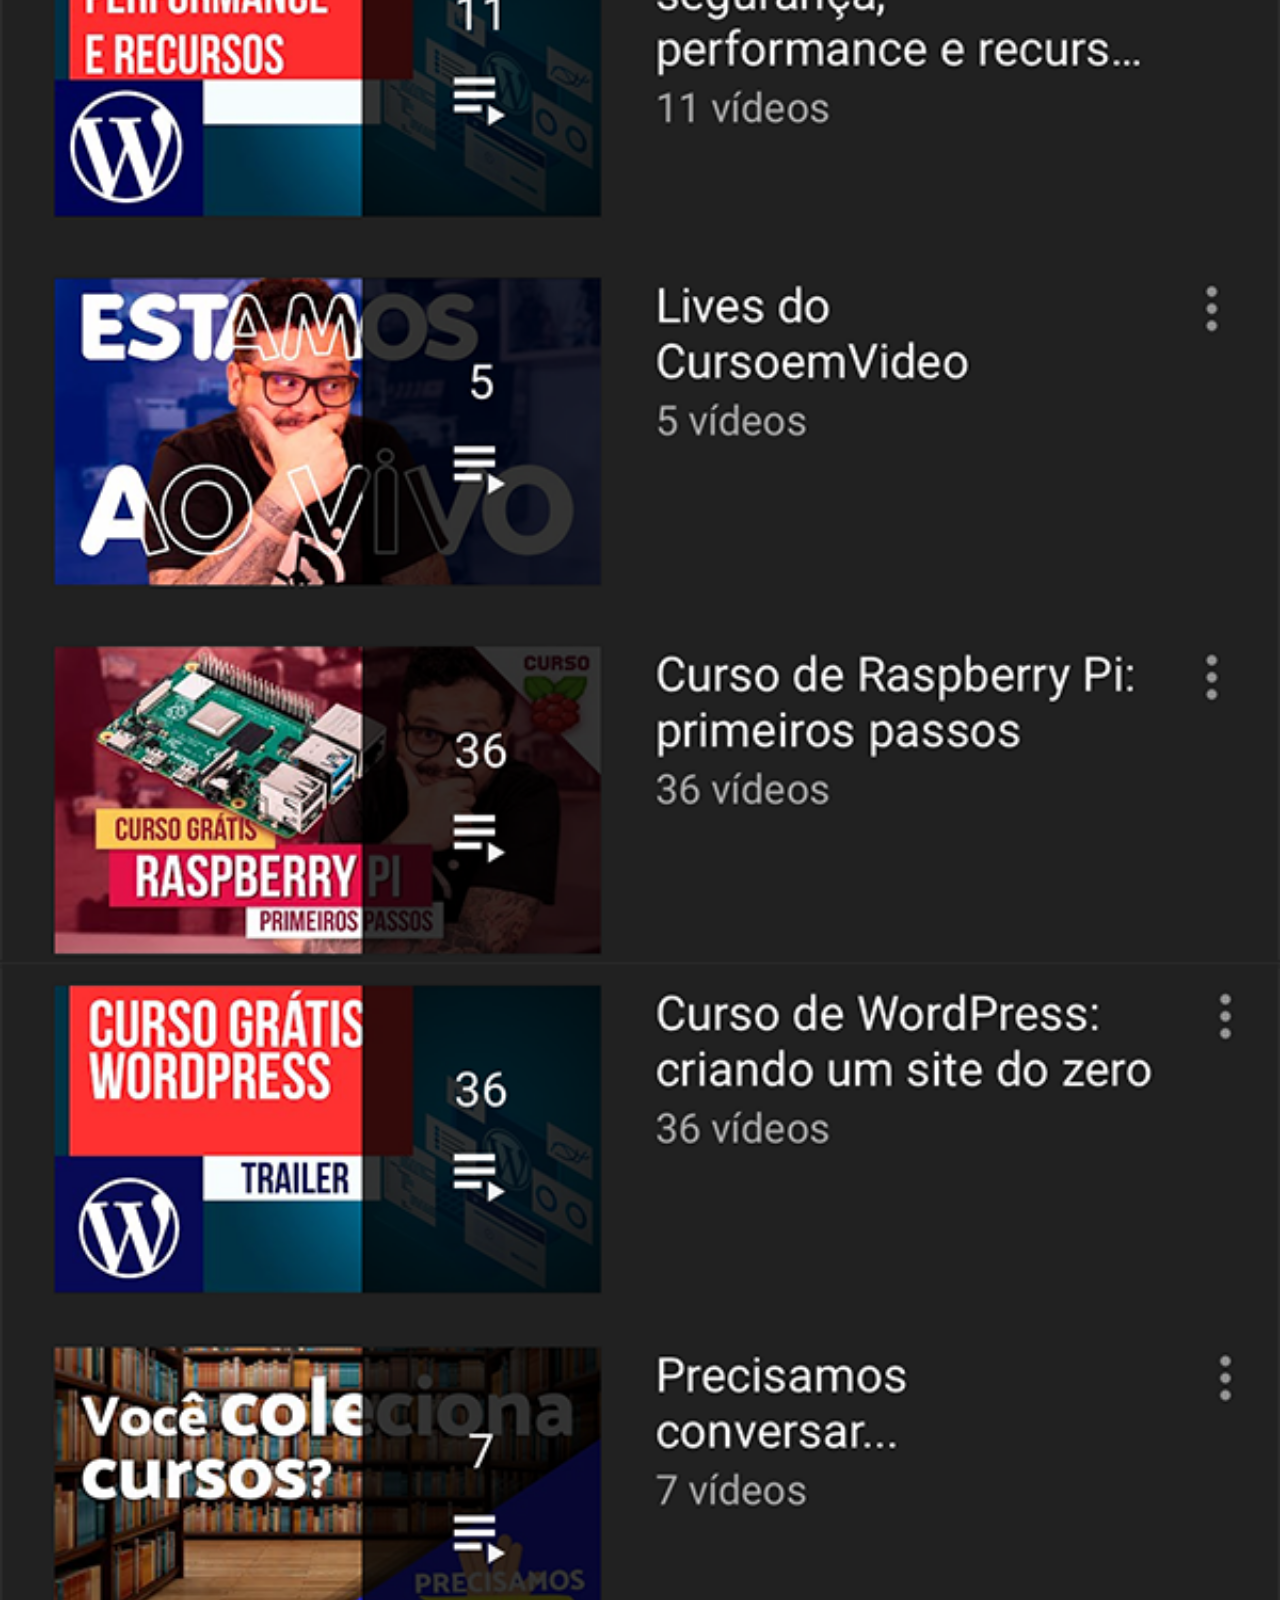
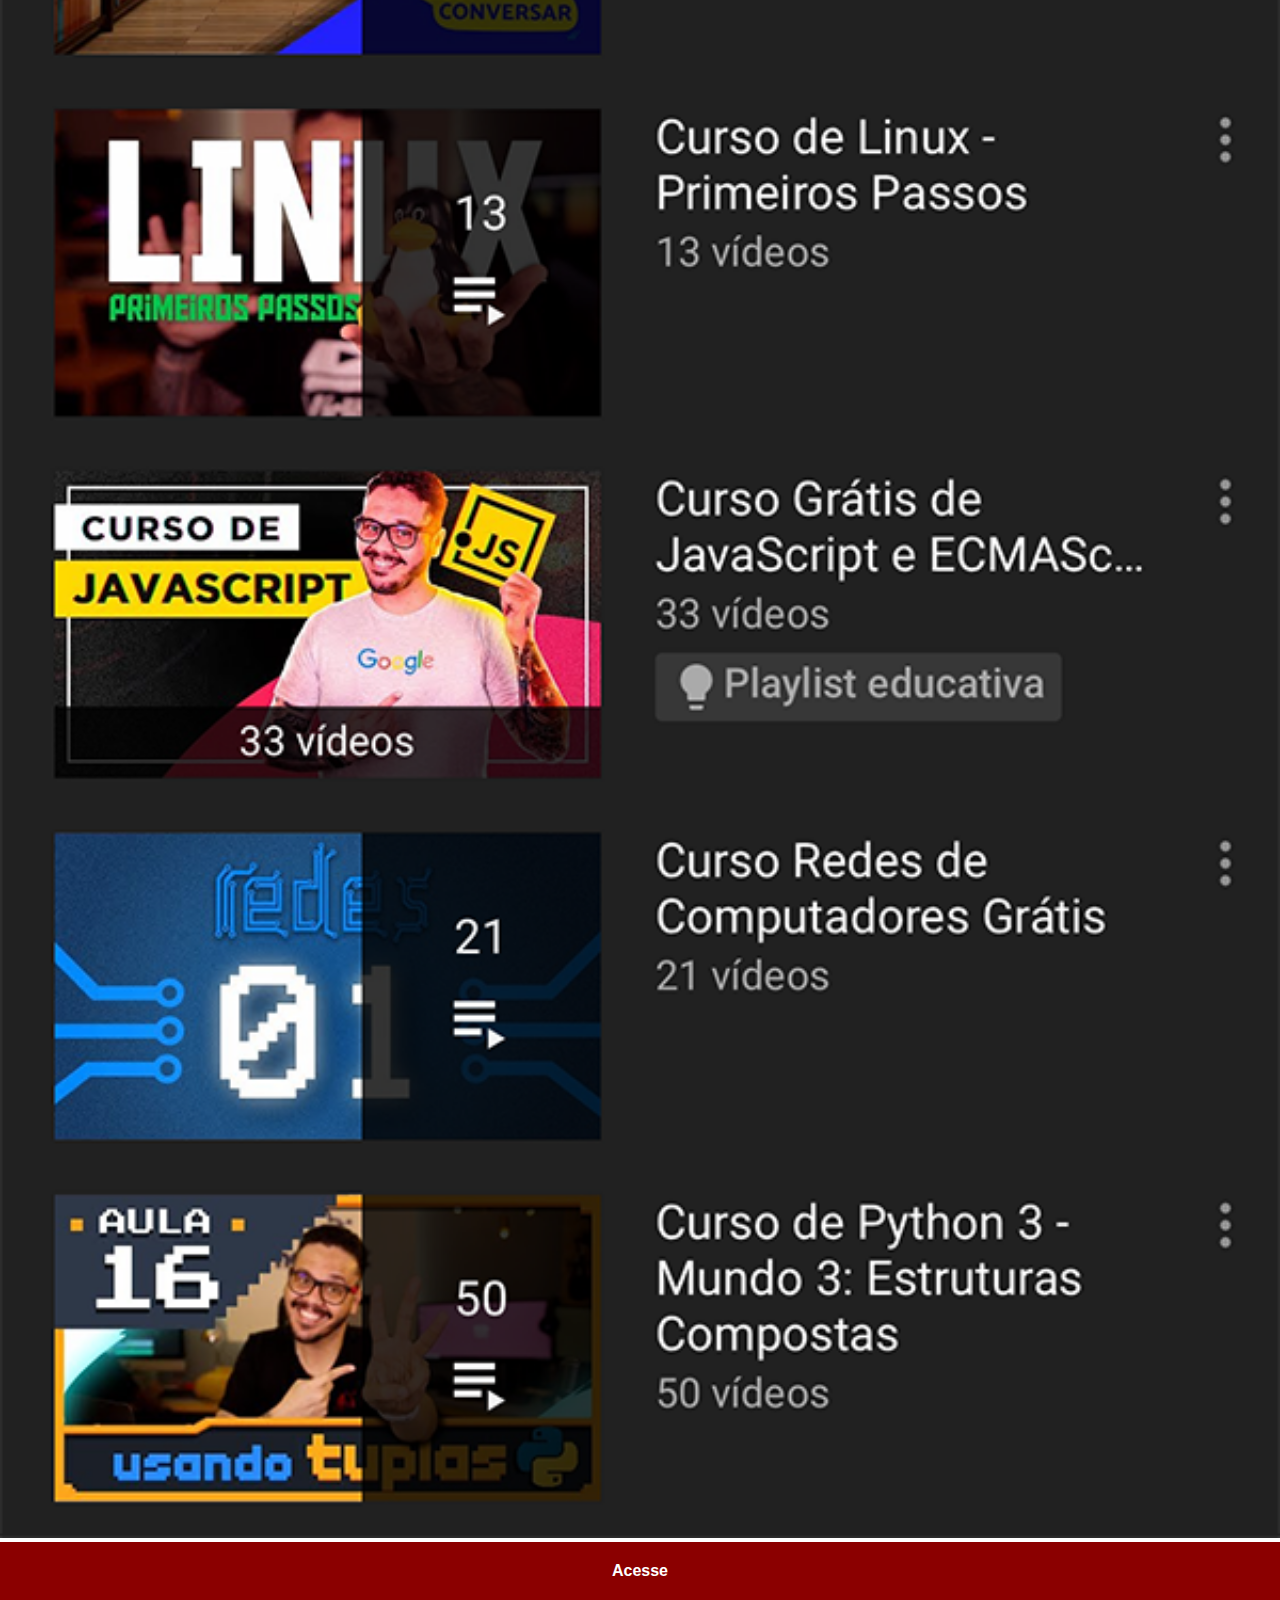
<file: youtube.html>
<!DOCTYPE html>
<html lang="pt-br">
<head>
    <meta charset="UTF-8">
    <meta name="viewport" content="width=device-width, initial-scale=1.0">
    <title>Youtube</title>
    <link rel="stylesheet" href="estilos/social.css">
   
</head>
<body>
    <img src="imagens/tela-youtube.png" alt="youtube">
    <a href="https://www.youtube.com/@CursoemVideo" target="_blank">Acesse</a>
</body>
</html>
</file>
<file: estilos/style.css>
@charset "UTF-8";

* {
    margin: 0;
    padding: 0;
    font-family: Arial, Helvetica, sans-serif;
}

html, body {
    height: 100vh;
    width: 100vw;
    background-color: black;
}

body {
    background: url(../imagens/fundo-madeira.jpg) no-repeat top center;
    background-size: cover;
    background-attachment: fixed;
}

main {
    height: 100vh;
    position: relative;
}

section#telefone {
    position: absolute;
    top: 50%;
    left: 50%;
    transform: translate(-50%, -50%);
    height: 627px;
    width: 311px;
    background: url('../imagens/frame-iphone.png') no-repeat;
}


iframe#tela {
    position: relative;
    top: 79px;
    left: 20px;
    width: 266px;
    height: 471px;
}

section#redes-sociais {
    text-align: right;
}

section#redes-sociais img {
    width: 50px;
    margin: 10px;
    border-radius: 50%;
    box-shadow: 2px 2px 5px rgba(0, 0, 0, 0.400);
    box-sizing: border-box;
}

section#redes-sociais img:hover {
    border: 2px solid rgba(255, 255, 255, 0.603);
    transform: translate(-2px, -2px);
    box-shadow: 5px 5px 10px rgba(0, 0, 0, 0.61);
    transition: transform 0.3s, border .2s;
}
</file>
<file: estilos/social.css>
@charset "UTF-8";

* {
    margin: 0;
    padding: 0;
    font-family: Arial, Helvetica, sans-serif;
}

::-webkit-scrollbar {
    width: 0;
    height: 0;
}

img {
    width: 100vw;
}

a {
    display: block;
    background-color: darkred;
    color: white;
    padding: 20px;
    text-align: center;
    font-weight: bolder;
    text-decoration: none;
}

a:hover {
    background-color: red;
}
</file>
